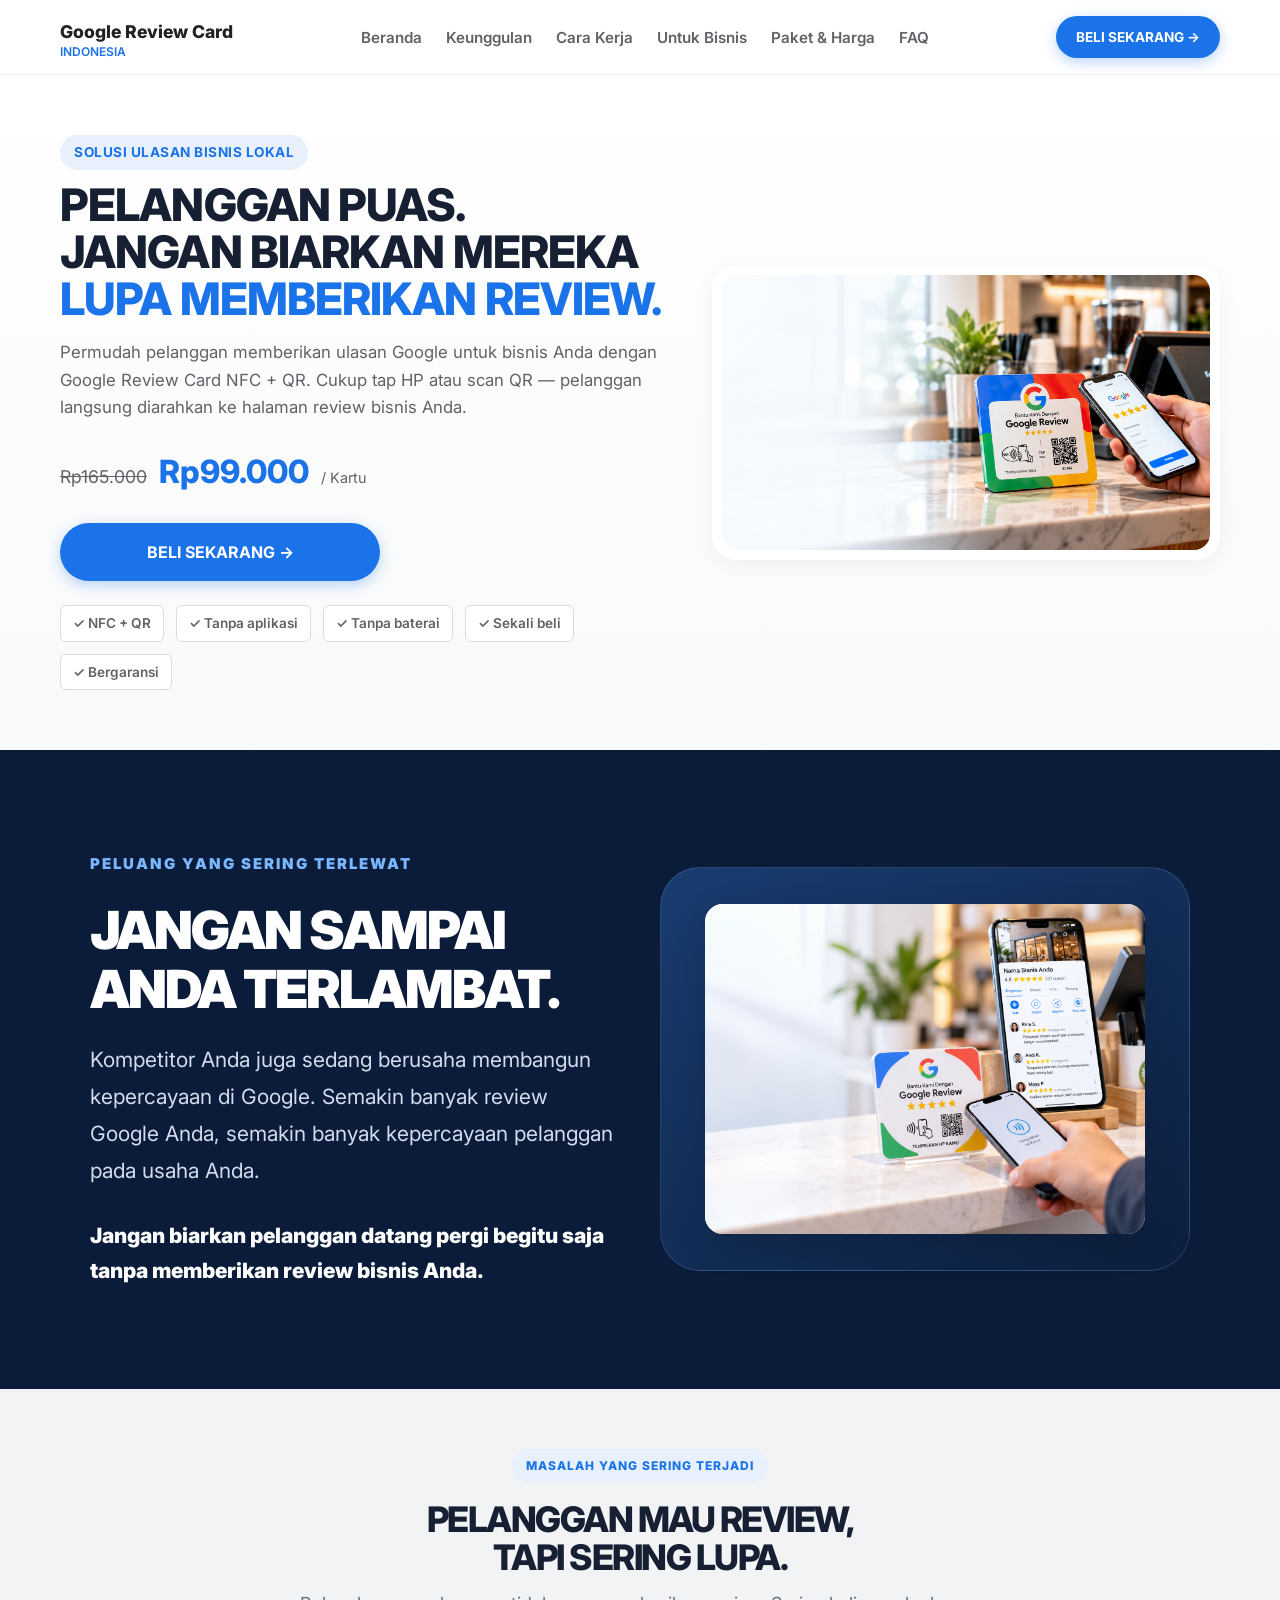
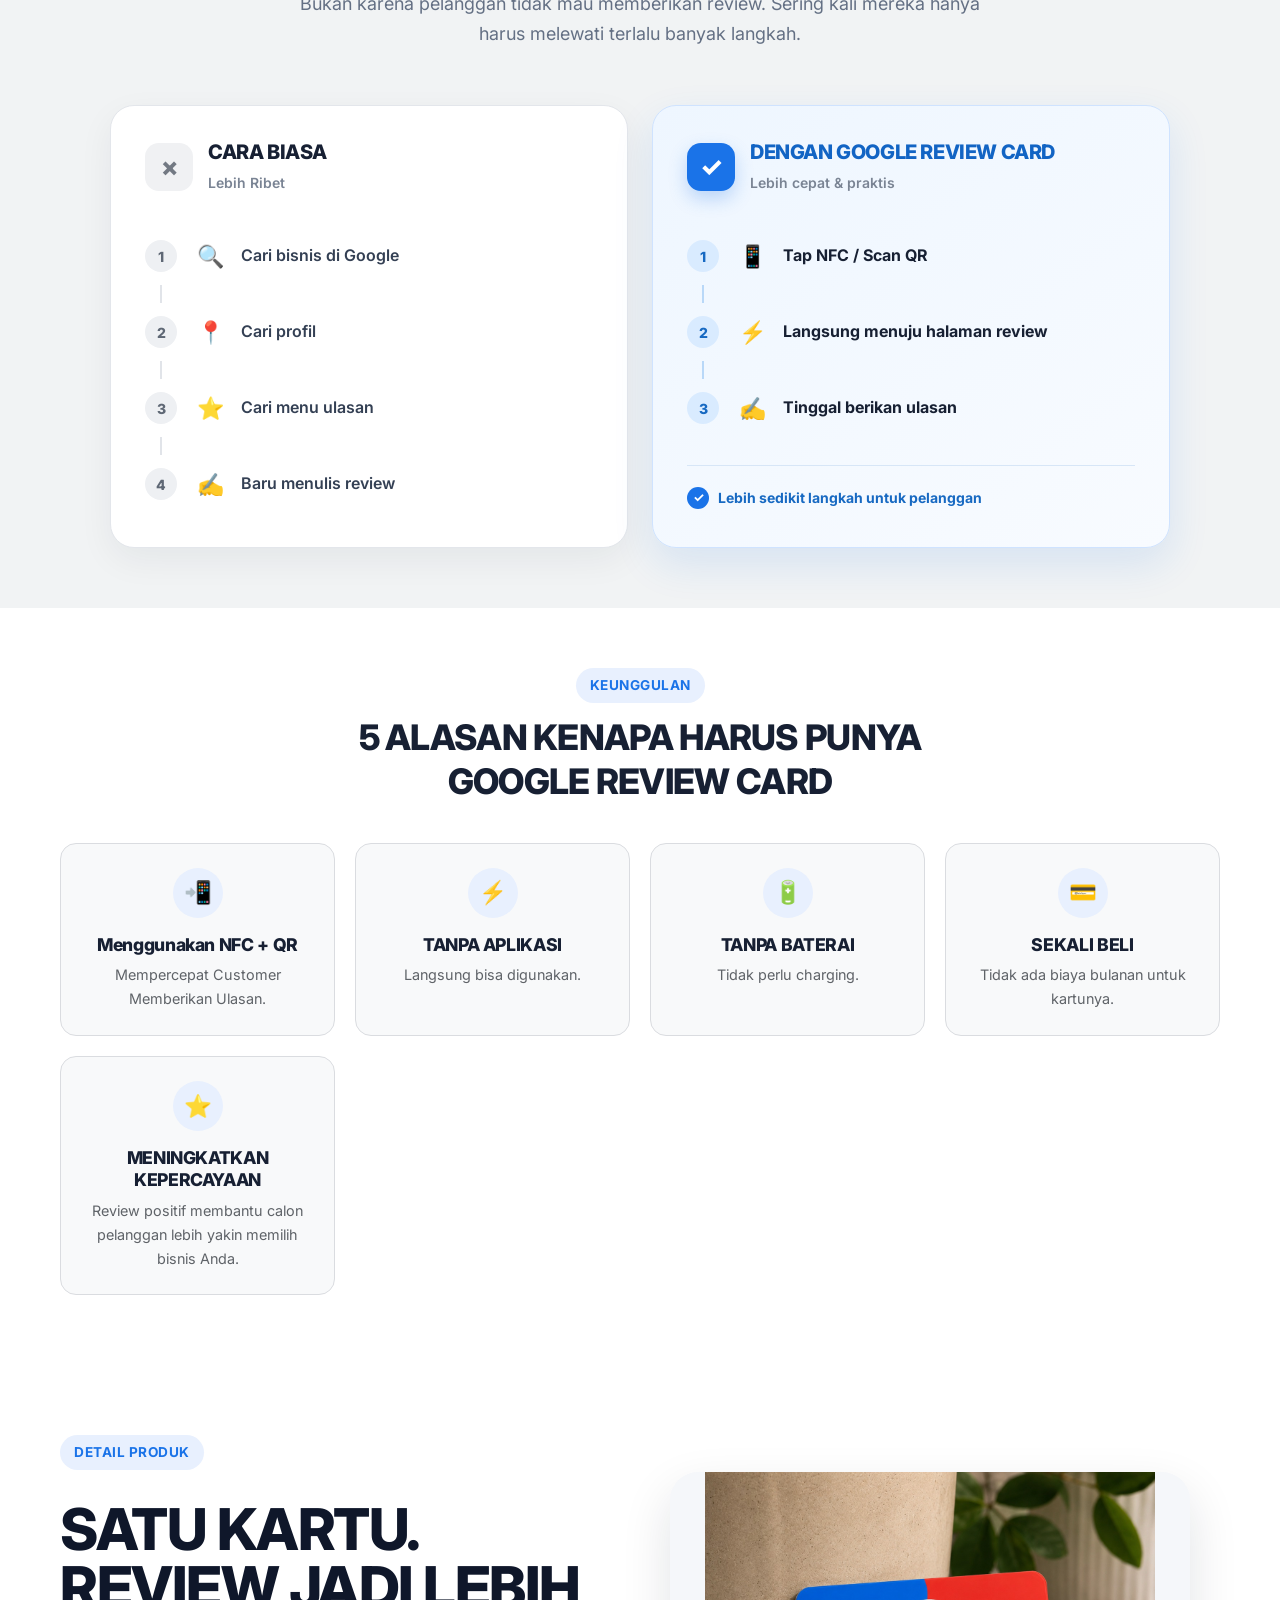
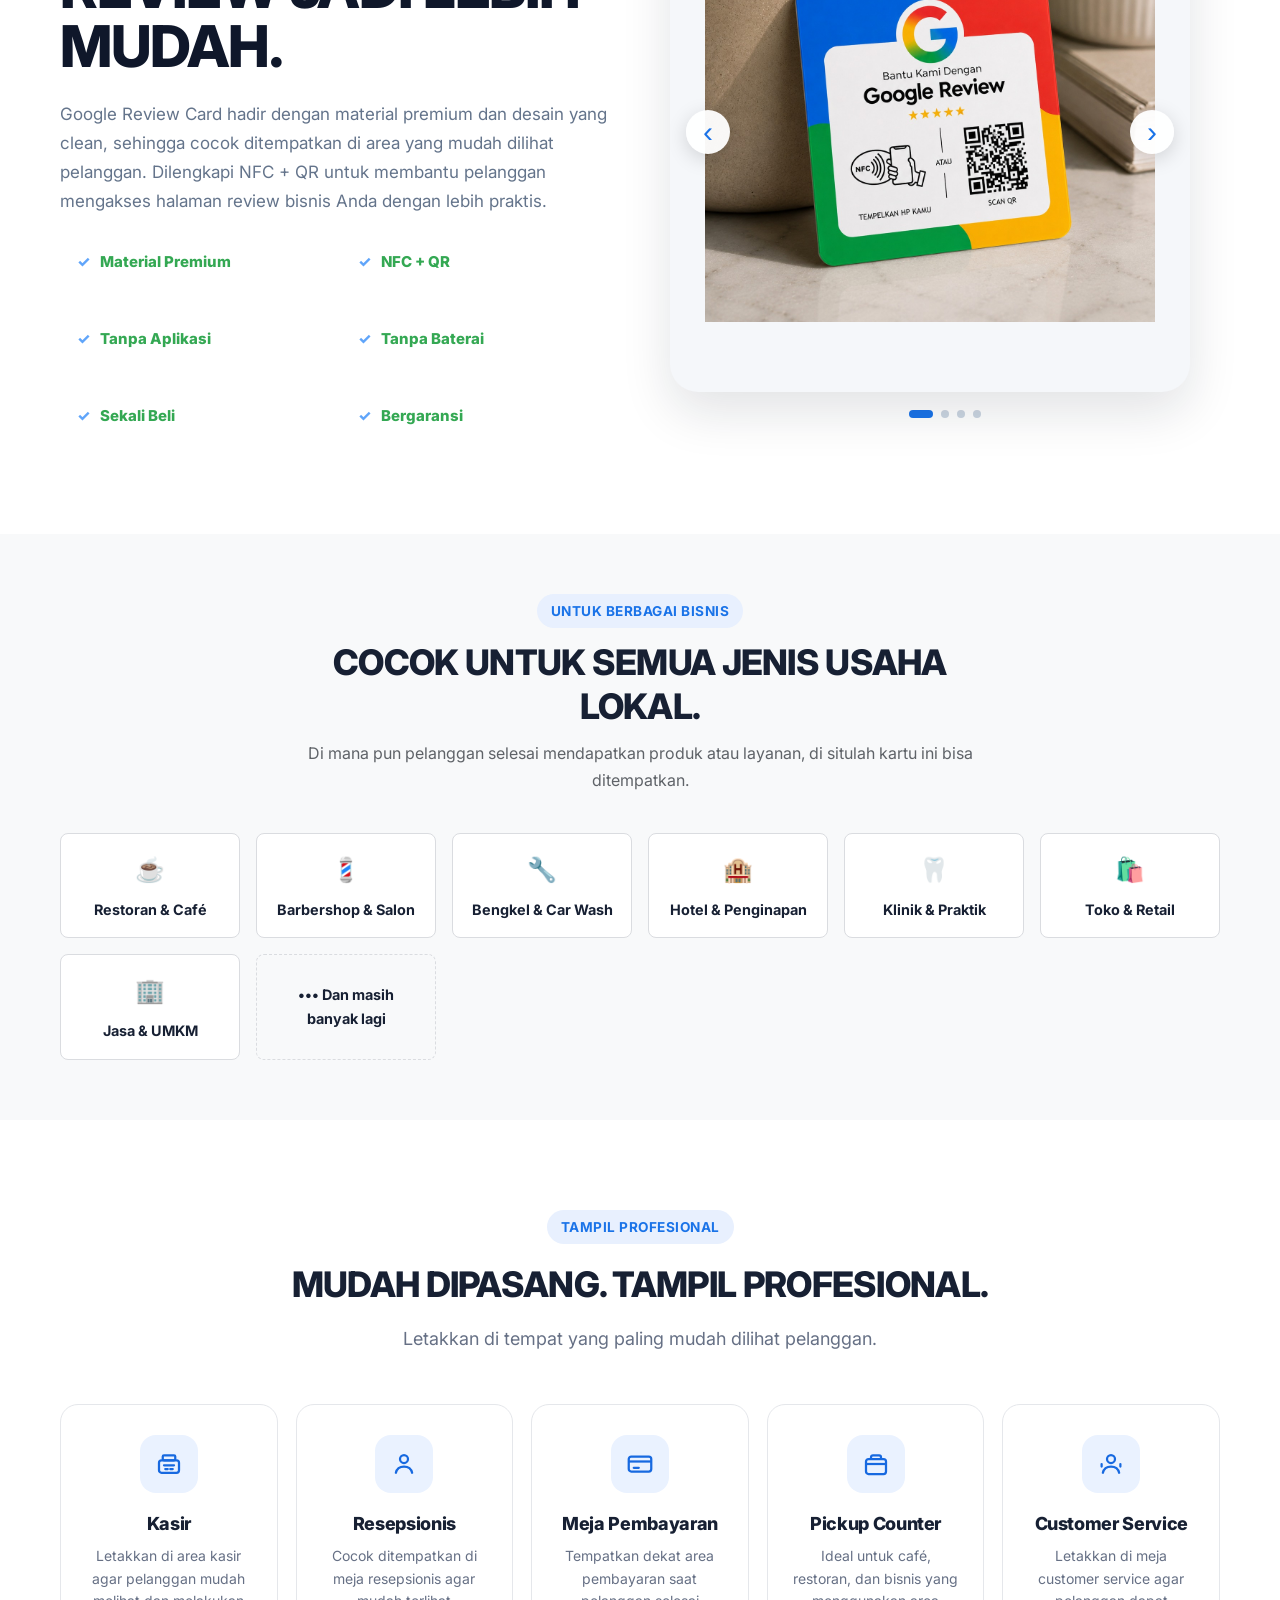
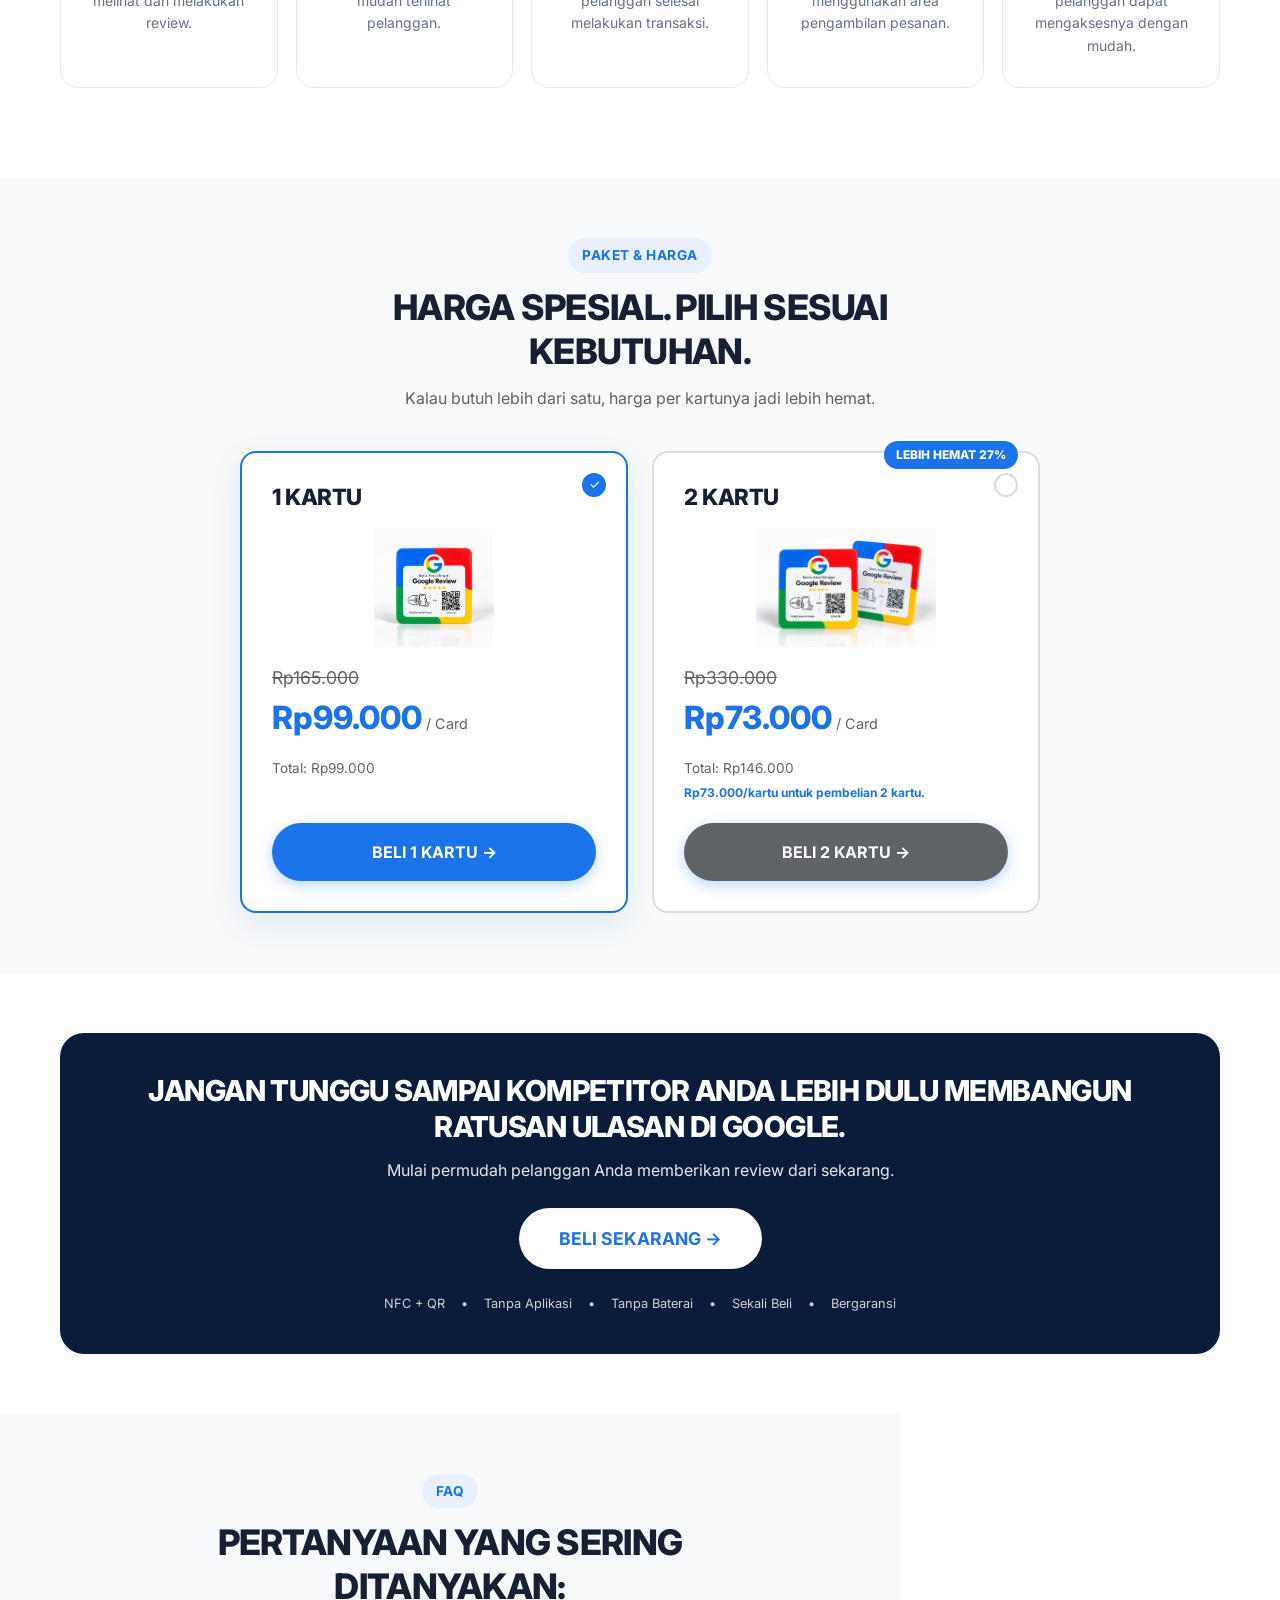
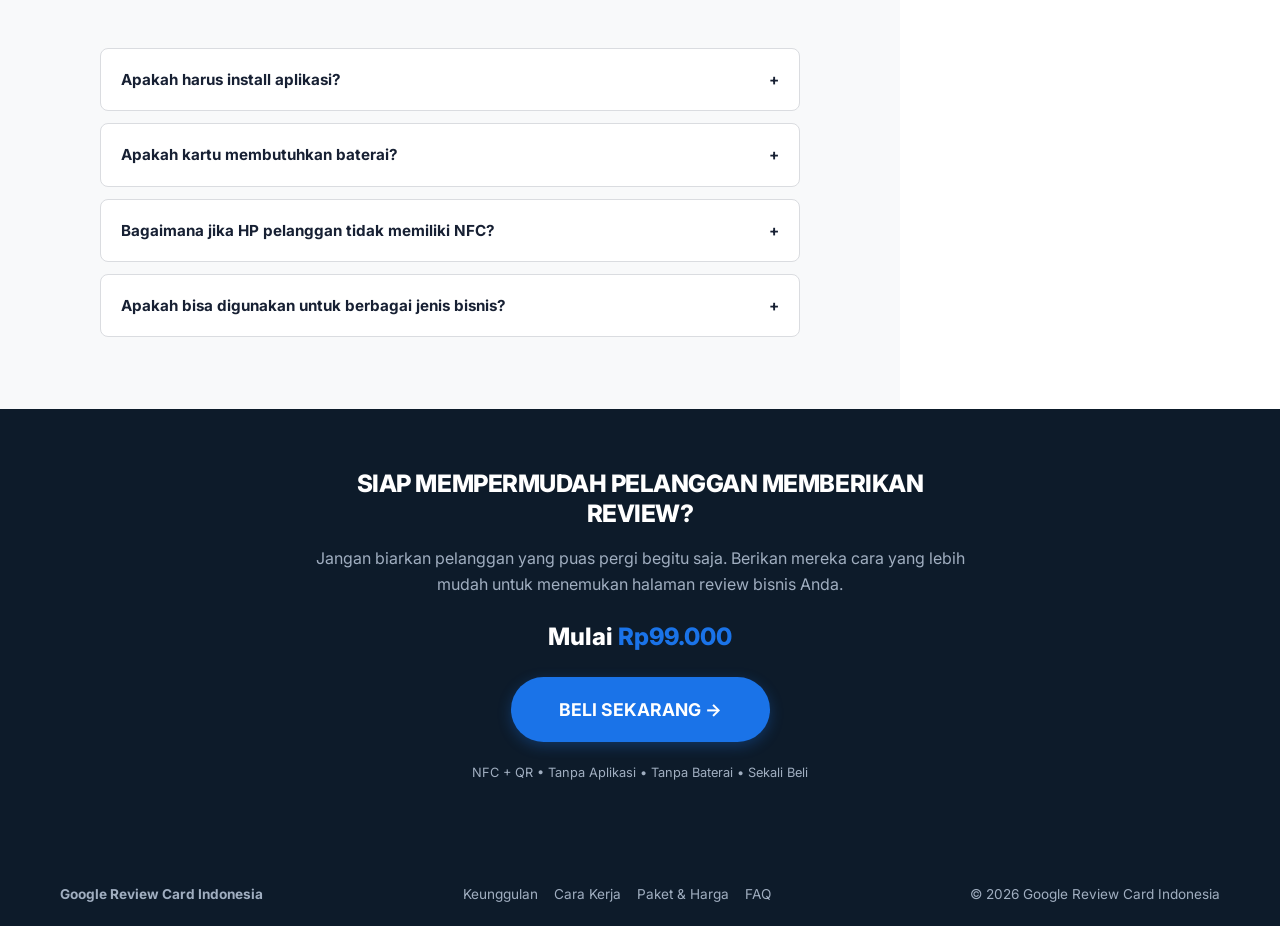
<file: index.html>
<!DOCTYPE html>
<html lang="id">
<head>
    <meta charset="UTF-8">
    <meta name="viewport" content="width=device-width, initial-scale=1.0">
    <title>Google Review Card Indonesia - Permudah Ulasan Pelanggan Bisnis Anda</title>
    <!-- Font Inter & Plus Jakarta Sans -->
    <link rel="preconnect" href="https://fonts.googleapis.com">
    <link rel="preconnect" href="https://fonts.gstatic.com" crossorigin>
    <link href="https://fonts.googleapis.com/css2?family=Plus+Jakarta+Sans:wght@400;500;600;700;800&family=Inter:wght@400;500;600;700&display=swap" rel="stylesheet">
    
    <link rel="stylesheet" href="style.css">
    
    <style>
        :root {
            --primary-blue: #1a73e8;
            --primary-blue-hover: #1557b0;
            --secondary-blue: #e8f0fe;
            --dark-navy: #0d1b2a;
            --accent-red: #ea4335;
            --accent-green: #34a853;
            --accent-yellow: #fbbc04;
            --text-dark: #202124;
            --text-muted: #5f6368;
            --bg-light: #f8f9fa;
            --bg-white: #ffffff;
            --border-color: #dadce0;
            --radius-sm: 8px;
            --radius-md: 16px;
            --radius-lg: 24px;
            --shadow-soft: 0 4px 20px rgba(0, 0, 0, 0.05);
            --shadow-hover: 0 10px 30px rgba(26, 115, 232, 0.12);
            --container-max: 1200px;
        }

        * {
            margin: 0;
            padding: 0;
            box-sizing: border-box;
        }

        html {
            scroll-behavior: smooth;
            font-family: 'Plus Jakarta Sans', 'Inter', sans-serif;
            color: var(--text-dark);
            background-color: var(--bg-white);
            line-height: 1.6;
        }

        body {
            overflow-x: hidden;
             /* Space for mobile sticky CTA */
        }

        @media (min-width: 769px) {
            body {
                padding-bottom: 0;
            }
        }

        a {
            text-decoration: none;
            color: inherit;
        }

        ul {
            list-style: none;
        }

        img {
            max-width: 100%;
            height: auto;
            display: block;
        }

        .container {
            width: 100%;
            max-width: var(--container-max);
            margin: 0 auto;
            padding: 0 20px;
        }

        /* TYPOGRAPHY & HIGHLIGHTS */
        h1, h2, h3, h4 {
            font-weight: 800;
            line-height: 1.25;
            letter-spacing: -0.02em;
        }

        .highlight-blue {
            color: var(--primary-blue);
        }

        .badge-tag {
            display: inline-block;
            padding: 6px 14px;
            background-color: var(--secondary-blue);
            color: var(--primary-blue);
            font-weight: 700;
            font-size: 0.85rem;
            border-radius: 50px;
            margin-bottom: 12px;
            text-transform: uppercase;
            letter-spacing: 0.5px;
        }

        /* BUTTONS */
        .btn {
            display: inline-flex;
            align-items: center;
            justify-content: center;
            padding: 16px 32px;
            font-size: 1rem;
            font-weight: 700;
            border-radius: 50px;
            cursor: pointer;
            transition: all 0.3s ease;
            border: none;
            text-align: center;
        }

        .btn-primary {
            background-color: var(--primary-blue);
            color: #ffffff;
            box-shadow: 0 4px 14px rgba(26, 115, 232, 0.3);
        }

        .btn-primary:hover {
            background-color: var(--primary-blue-hover);
            transform: translateY(-2px);
            box-shadow: 0 6px 20px rgba(26, 115, 232, 0.4);
        }

        .btn-full {
            width: 100%;
        }

        /* NAVBAR */
        .navbar {
            position: sticky;
            top: 0;
            background-color: rgba(255, 255, 255, 0.95);
            backdrop-filter: blur(10px);
            z-index: 1000;
            border-bottom: 1px solid rgba(0,0,0,0.05);
            padding: 16px 0;
        }

        .nav-container {
            display: flex;
            align-items: center;
            justify-content: space-between;
        }

        .brand-logo {
            display: flex;
            align-items: center;
            gap: 10px;
            font-weight: 800;
            font-size: 1.1rem;
            color: var(--text-dark);
        }

        .brand-logo span {
            font-size: 0.75rem;
            color: var(--primary-blue);
            display: block;
            font-weight: 600;
            line-height: 1;
        }

        .nav-links {
            display: flex;
            gap: 24px;
            align-items: center;
        }

        .nav-links a {
            font-size: 0.95rem;
            font-weight: 600;
            color: var(--text-muted);
            transition: color 0.2s;
        }

        .nav-links a:hover {
            color: var(--primary-blue);
        }

        .hamburger {
            display: none;
            cursor: pointer;
            flex-direction: column;
            gap: 5px;
        }

        .hamburger span {
            width: 25px;
            height: 3px;
            background-color: var(--text-dark);
            border-radius: 2px;
        }

        /* HERO SECTION */
        .hero-section {
            padding: 60px 0;
            background: linear-gradient(180deg, #ffffff 0%, var(--bg-light) 100%);
        }

       .hero-grid {
    display: grid;
    grid-template-columns: 1fr;
    gap: 30px;
    align-items: center;
}

@media (min-width: 992px) {
    .hero-grid {
        grid-template-columns: 1.1fr 0.9fr;
    }
}

        .hero-content h1 {
    font-size: 2.2rem;
    line-height: 1.05;
    margin-bottom: 16px;
    text-transform: uppercase;
}

        @media (min-width: 768px) {
            .hero-content h1 {
                font-size: 2.8rem;
            }
        }

        .hero-subtitle {
            font-size: 1.05rem;
            color: var(--text-muted);
            margin-bottom: 24px;
        }

        .hero-pricing {
            display: flex;
            align-items: baseline;
            gap: 12px;
            margin-bottom: 24px;
        }

        .price-old {
            text-decoration: line-through;
            color: var(--text-muted);
            font-size: 1.1rem;
        }

        .price-new {
            font-size: 2rem;
            font-weight: 800;
            color: var(--primary-blue);
        }

        .price-unit {
            font-size: 0.9rem;
            color: var(--text-muted);
        }

        .hero-features {
            display: flex;
            flex-wrap: wrap;
            gap: 12px;
            margin-top: 24px;
        }

        .feature-tag {
            font-size: 0.85rem;
            font-weight: 600;
            color: var(--text-muted);
            background: #fff;
            padding: 6px 12px;
            border-radius: 6px;
            border: 1px solid var(--border-color);
        }

        .hero-visual {
            position: relative;
            border-radius: var(--radius-lg);
            overflow: hidden;
            box-shadow: var(--shadow-soft);
            background: #fff;
            padding: 10px;
        }

        .hero-visual img {
            border-radius: var(--radius-md);
            width: 100%;
            object-fit: cover;
        }
        
      /* =================================
   HERO MOBILE - FIX FINAL
   ================================= */

@media screen and (max-width: 767px) {

    .hero-section {
        padding: 35px 20px 50px !important;
        overflow: hidden !important;
        box-sizing: border-box !important;
    }

    .hero-section .container.hero-grid {
        display: flex !important;
        flex-direction: column !important;
        width: 100% !important;
        max-width: 100% !important;
        padding: 0 !important;
        margin: 0 !important;
        gap: 30px !important;
        box-sizing: border-box !important;
    }

    .hero-section .hero-content {
        width: 100% !important;
        max-width: 100% !important;
        min-width: 0 !important;
        box-sizing: border-box !important;
        order: 1 !important;
    }

    .hero-section .hero-content h1 {
        width: 100% !important;
        max-width: 100% !important;
        font-size: 2.6rem !important;
        line-height: 1.05 !important;
        letter-spacing: -1.5px !important;
        margin: 0 0 20px 0 !important;
        box-sizing: border-box !important;
    }

    .hero-section .hero-subtitle {
        width: 100% !important;
        max-width: 100% !important;
        font-size: 1rem !important;
        line-height: 1.6 !important;
        margin-bottom: 20px !important;
        box-sizing: border-box !important;
    }

    .hero-section .hero-pricing {
        width: 100% !important;
        box-sizing: border-box !important;
    }

    .hero-section .hero-features {
        width: 100% !important;
        box-sizing: border-box !important;
    }

    .hero-section .hero-visual {
        position: relative !important;
        display: block !important;
        width: 100% !important;
        max-width: 100% !important;
        min-width: 0 !important;
        margin: 0 !important;
        padding: 8px !important;
        order: 2 !important;
        box-sizing: border-box !important;
    }

    .hero-section .hero-visual img {
        display: block !important;
        width: 100% !important;
        max-width: 100% !important;
        height: auto !important;
        margin: 0 auto !important;
        object-fit: contain !important;
    }

}
        /* URGENCY SECTION */
        .urgency-section {
    padding: 60px 0;
    background-color: #0b1b3a;
}

        .urgency-card {
            background-color: var(--bg-light);
            border-radius: var(--radius-lg);
            padding: 40px 24px;
            border: 1px solid var(--border-color);
            display: grid;
            grid-template-columns: 1fr;
            gap: 30px;
            align-items: center;
        }

        @media (min-width: 768px) {
            .urgency-card {
                grid-template-columns: 1.2fr 0.8fr;
                padding: 50px;
            }
        }

        .urgency-highlight {
            background: rgba(26, 115, 232, 0.1);
            border-left: 4px solid var(--primary-blue);
            padding: 12px 16px;
            margin-top: 16px;
            font-weight: 700;
            color: var(--primary-blue);
            border-radius: 0 var(--radius-sm) var(--radius-sm) 0;
        }

        /* PROBLEM SECTION */
        .problem-section {
            padding: 60px 0;
            background-color: #f1f3f4;
        }

        .section-header {
            text-align: center;
            max-width: 700px;
            margin: 0 auto 40px auto;
        }

        .section-header h2 {
            font-size: 1.8rem;
            margin-bottom: 12px;
            text-transform: uppercase;
        }

        @media (min-width: 768px) {
            .section-header h2 {
                font-size: 2.2rem;
            }
        }

        .comparison-grid {
            display: grid;
            grid-template-columns: 1fr;
            gap: 24px;
        }

        @media (min-width: 768px) {
            .comparison-grid {
                grid-template-columns: 1fr 1fr;
            }
        }

        .comp-card {
            background: var(--bg-white);
            border-radius: var(--radius-md);
            padding: 30px;
            box-shadow: var(--shadow-soft);
        }

        .comp-card.old-way {
            border-top: 4px solid var(--text-muted);
        }

        .comp-card.new-way {
            border-top: 4px solid var(--primary-blue);
            background: #f0f7ff;
        }

        .comp-steps {
            margin-top: 20px;
        }

        .comp-step-item {
            display: flex;
            align-items: center;
            gap: 12px;
            margin-bottom: 12px;
            font-weight: 600;
        }

        .step-num {
            width: 28px;
            height: 28px;
            border-radius: 50%;
            background: var(--border-color);
            display: flex;
            align-items: center;
            justify-content: center;
            font-size: 0.85rem;
            font-weight: 700;
        }

        .new-way .step-num {
            background: var(--primary-blue);
            color: #fff;
        }

        /* FEATURES / KEUNGGULAN */
        .features-section {
            padding: 60px 0;
            background-color: var(--bg-white);
        }

        .features-grid {
            display: grid;
            grid-template-columns: repeat(auto-fit, minmax(220px, 1fr));
            gap: 20px;
        }

        .feature-card {
            background: var(--bg-light);
            border: 1px solid var(--border-color);
            border-radius: var(--radius-md);
            padding: 24px;
            text-align: center;
            transition: transform 0.3s, box-shadow 0.3s;
        }

        .feature-card:hover {
            transform: translateY(-5px);
            box-shadow: var(--shadow-hover);
            border-color: var(--primary-blue);
        }

        .feature-icon {
            width: 50px;
            height: 50px;
            border-radius: 50%;
            background: var(--secondary-blue);
            color: var(--primary-blue);
            display: flex;
            align-items: center;
            justify-content: center;
            margin: 0 auto 16px auto;
            font-size: 1.4rem;
            font-weight: bold;
        }

        .feature-card h3 {
            font-size: 1.1rem;
            margin-bottom: 8px;
        }

        .feature-card p {
            font-size: 0.9rem;
            color: var(--text-muted);
        }

        /* CARA KERJA */
        .how-section {
            padding: 60px 0;
            background-color: var(--bg-light);
        }

        .steps-grid {
            display: grid;
            grid-template-columns: repeat(auto-fit, minmax(240px, 1fr));
            gap: 20px;
        }

        .step-card {
            background: var(--bg-white);
            border-radius: var(--radius-md);
            overflow: hidden;
            box-shadow: var(--shadow-soft);
            display: flex;
            flex-direction: column;
        }

        .step-img {
            height: 180px;
            background: var(--border-color);
            overflow: hidden;
        }

        .step-img img {
            width: 100%;
            height: 100%;
            object-fit: cover;
        }

        .step-info {
            padding: 20px;
            flex-grow: 1;
        }

        .step-badge {
            font-size: 0.75rem;
            font-weight: 800;
            color: var(--primary-blue);
            margin-bottom: 4px;
            display: block;
        }

        .step-info h3 {
            font-size: 1.1rem;
            margin-bottom: 6px;
        }

        .step-info p {
            font-size: 0.85rem;
            color: var(--text-muted);
        }

        /* SHOWCASE & DETAILS */
        .showcase-section {
            padding: 60px 0;
            background-color: var(--bg-white);
        }

        .showcase-grid {
    display: grid;
    grid-template-columns: minmax(0, 1fr) minmax(0, 1fr);
    gap: 70px;
    align-items: center;
}

.showcase-content {
    min-width: 0;
}

.showcase-gallery {
    width: 100%;
    max-width: 560px;
    margin: 0 auto;
}

@media (max-width: 767px) {
    .showcase-grid {
        grid-template-columns: 1fr;
        gap: 35px;
    }

    .showcase-gallery {
        max-width: 100%;
    }
}
        .checklist-list {
            margin-top: 20px;
        }

        .checklist-item {
            display: flex;
            align-items: center;
            gap: 10px;
            margin-bottom: 10px;
            font-weight: 600;
        }

        .checklist-item span {
            color: var(--accent-green);
            font-weight: 800;
        }

        /* CATEGORIES / UNTUK BISNIS */
        .business-section {
            padding: 60px 0;
            background-color: var(--bg-light);
        }

        .categories-grid {
            display: grid;
            grid-template-columns: repeat(auto-fill, minmax(160px, 1fr));
            gap: 16px;
        }

        .category-card {
            background: var(--bg-white);
            border-radius: var(--radius-sm);
            padding: 16px;
            text-align: center;
            border: 1px solid var(--border-color);
            font-weight: 700;
            font-size: 0.9rem;
            display: flex;
            flex-direction: column;
            align-items: center;
            gap: 8px;
        }

        .category-card .icon {
            font-size: 1.5rem;
        }

    

        /* DARK DETAIL SECTION */
        .dark-section {
            padding: 60px 0;
            background-color: var(--dark-navy);
            color: #ffffff;
        }

        .dark-grid {
            display: grid;
            grid-template-columns: 1fr;
            gap: 40px;
            align-items: center;
        }

        @media (min-width: 768px) {
            .dark-grid {
                grid-template-columns: 1fr 1fr;
            }
        }

        .dark-p {
            color: #a0aec0;
            margin: 16px 0;
        }

        .specs-pills {
            display: flex;
            gap: 12px;
            flex-wrap: wrap;
            margin-top: 20px;
        }

        .pill {
            background: rgba(255,255,255,0.1);
            padding: 8px 16px;
            border-radius: 50px;
            font-size: 0.85rem;
            font-weight: 600;
            border: 1px solid rgba(255,255,255,0.2);
        }

        /* PRICING */
        .pricing-section {
            padding: 60px 0;
            background-color: var(--bg-light);
        }

        .pricing-grid {
            display: grid;
            grid-template-columns: 1fr;
            gap: 24px;
            max-width: 800px;
            margin: 0 auto;
        }

        @media (min-width: 768px) {
            .pricing-grid {
                grid-template-columns: 1fr 1fr;
            }
        }

        .pricing-card {
            background: var(--bg-white);
            border: 2px solid var(--border-color);
            border-radius: var(--radius-md);
            padding: 30px;
            position: relative;
            cursor: pointer;
            transition: all 0.3s ease;
            display: flex;
            flex-direction: column;
            justify-content: space-between;
        }

        .pricing-card.selected {
            border-color: var(--primary-blue);
            box-shadow: var(--shadow-hover);
        }

        .pricing-badge {
            position: absolute;
            top: -12px;
            right: 20px;
            background: var(--primary-blue);
            color: #fff;
            padding: 4px 12px;
            font-size: 0.75rem;
            font-weight: 800;
            border-radius: 50px;
            text-transform: uppercase;
        }

        .select-check {
            position: absolute;
            top: 20px;
            right: 20px;
            width: 24px;
            height: 24px;
            border-radius: 50%;
            border: 2px solid var(--border-color);
            display: flex;
            align-items: center;
            justify-content: center;
            font-size: 0.8rem;
            color: transparent;
        }

        .pricing-card.selected .select-check {
            background: var(--primary-blue);
            border-color: var(--primary-blue);
            color: #fff;
        }

        .pricing-title {
            font-size: 1.4rem;
            margin-bottom: 8px;
        }

        .pricing-image {
            height: 120px;
            margin: 16px 0;
            display: flex;
            align-items: center;
            justify-content: center;
        }

        .pricing-image img {
            max-height: 100%;
            object-fit: contain;
        }

        /* CTA BANNER & FINAL CTA */
        .cta-banner-section {
            padding: 60px 0;
            background-color: var(--bg-white);
        }

        .cta-box {
            background: linear-gradient(135deg, #1a73e8 0%, #1557b0 100%);
            color: #fff;
            border-radius: var(--radius-lg);
            padding: 40px 20px;
            text-align: center;
        }

        .cta-box h2 {
            font-size: 1.8rem;
            margin-bottom: 12px;
        }

        .cta-box p {
            margin-bottom: 24px;
            opacity: 0.9;
        }

        .cta-box .btn {
            background-color: #ffffff;
            color: var(--primary-blue);
        }

        .cta-box .btn:hover {
            background-color: var(--bg-light);
        }

        /* FAQ */
        .faq-section {
            padding: 60px 0;
            background-color: var(--bg-light);
        }

        .accordion {
            max-width: 700px;
            margin: 0 auto;
        }

        .accordion-item {
            background: var(--bg-white);
            border-radius: var(--radius-sm);
            margin-bottom: 12px;
            border: 1px solid var(--border-color);
            overflow: hidden;
        }

        .accordion-header {
            padding: 18px 20px;
            font-weight: 700;
            cursor: pointer;
            display: flex;
            justify-content: space-between;
            align-items: center;
            font-size: 0.95rem;
        }

        .accordion-content {
            padding: 0 20px;
            max-height: 0;
            overflow: hidden;
            transition: max-height 0.3s ease, padding 0.3s ease;
            color: var(--text-muted);
            font-size: 0.9rem;
        }

        .accordion-item.active .accordion-content {
            padding: 0 20px 18px 20px;
            max-height: 200px;
        }

        .accordion-icon {
            font-weight: bold;
            transition: transform 0.3s;
        }

        .accordion-item.active .accordion-icon {
            transform: rotate(45deg);
        }

        /* FOOTER */
        footer {
            background-color: var(--dark-navy);
            color: #a0aec0;
            padding: 40px 0 20px 0;
            font-size: 0.85rem;
        }

        .footer-container {
            display: flex;
            flex-direction: column;
            gap: 20px;
            align-items: center;
            text-align: center;
        }

        @media (min-width: 768px) {
            .footer-container {
                flex-direction: row;
                justify-content: space-between;
                text-align: left;
            }
        }

        .footer-links {
            display: flex;
            gap: 16px;
            flex-wrap: wrap;
        }

        .footer-links a {
            color: #a0aec0;
        }

        .footer-links a:hover {
            color: #fff;
        }

        /* MOBILE STICKY CTA */
        .mobile-sticky-cta {
            position: fixed;
            bottom: 0;
            left: 0;
            right: 0;
            background: #ffffff;
            border-top: 1px solid var(--border-color);
            padding: 10px 16px;
            z-index: 999;
            box-shadow: 0 -4px 10px rgba(0,0,0,0.05);
            display: block;
        }

        @media (min-width: 769px) {
            .mobile-sticky-cta {
                display: none;
            }

            .hamburger {
                display: none;
            }
        }

        @media (max-width: 768px) {
            .nav-links {
                display: none;
                position: absolute;
                top: 100%;
                left: 0;
                right: 0;
                background: #fff;
                flex-direction: column;
                padding: 20px;
                border-bottom: 1px solid var(--border-color);
                box-shadow: var(--shadow-soft);
            }

            .nav-links.active {
                display: flex;
            }

            .hamburger {
                display: flex;
            }

            .desktop-nav-btn {
                display: none;
            }
        }
    </style>
     <!-- Meta Pixel Code -->
    <script>
    !function(f,b,e,v,n,t,s)
    {if(f.fbq)return;n=f.fbq=function(){n.callMethod?
    n.callMethod.apply(n,arguments):n.queue.push(arguments)};
    if(!f._fbq)f._fbq=n;
    n.push=n;
    n.loaded=!0;
    n.version='2.0';
    n.queue=[];
    t=b.createElement(e);
    t.async=!0;
    t.src=v;
    s=b.getElementsByTagName(e)[0];
    s.parentNode.insertBefore(t,s)
    }(window, document,'script',
    'https://connect.facebook.net/en_US/fbevents.js');

    fbq('init', '1520354859718595');
    fbq('track', 'PageView');
    </script>
    <noscript>
    <img height="1" width="1" style="display:none"
    src="https://www.facebook.com/tr?id=1520354859718595&ev=PageView&noscript=1"/>
    </noscript>
    <!-- End Meta Pixel Code -->
</head>
<body>

    <!-- NAVBAR -->
    <nav class="navbar">
        <div class="container nav-container">
            <a href="#" class="brand-logo">
                <div>
                    Google Review Card
                    <span>INDONESIA</span>
                </div>
            </a>
            <ul class="nav-links" id="navLinks">
                <li><a href="#">Beranda</a></li>
                <li><a href="#keunggulan">Keunggulan</a></li>
                <li><a href="#cara-kerja">Cara Kerja</a></li>
                <li><a href="#untuk-bisnis">Untuk Bisnis</a></li>
                <li><a href="#harga">Paket & Harga</a></li>
                <li><a href="#faq">FAQ</a></li>
            </ul>
            <a href="#checkout" class="btn btn-primary desktop-nav-btn" style="padding: 10px 20px; font-size: 0.85rem;">BELI SEKARANG →</a>
            <div class="hamburger" id="hamburger">
                <span></span>
                <span></span>
                <span></span>
            </div>
        </div>
    </nav>

    <!-- HERO SECTION -->
    <section class="hero-section">
        <div class="container hero-grid">
            <div class="hero-content">
                <span class="badge-tag">Solusi Ulasan Bisnis Lokal</span>
                <h1>PELANGGAN PUAS.<br>JANGAN BIARKAN MEREKA <span class="highlight-blue">LUPA MEMBERIKAN REVIEW.</span></h1>
                <p class="hero-subtitle">Permudah pelanggan memberikan ulasan Google untuk bisnis Anda dengan Google Review Card NFC + QR. Cukup tap HP atau scan QR — pelanggan langsung diarahkan ke halaman review bisnis Anda.</p>
                
                <div class="hero-pricing">
                    <span class="price-old">Rp165.000</span>
                    <span class="price-new">Rp99.000</span>
                    <span class="price-unit">/ Kartu</span>
                </div>

<a href="https://elzan531.form.id/nfc-google-review"
   class="btn btn-primary btn-full"
   target="_blank"
   rel="noopener noreferrer"
   style="max-width: 320px;">
    BELI SEKARANG →
</a>


                <div class="hero-features">
                    <span class="feature-tag">✓ NFC + QR</span>
                    <span class="feature-tag">✓ Tanpa aplikasi</span>
                    <span class="feature-tag">✓ Tanpa baterai</span>
                    <span class="feature-tag">✓ Sekali beli</span>
                    <span class="feature-tag">✓ Bergaransi</span>
                </div>
            </div>
            <div class="hero-visual">
                <img src="assets/01-HERO.png" alt="Google Review Card NFC QR di meja kasir" loading="eager">
            </div>
        </div>
    </section>

    <!-- URGENCY SECTION -->
<section class="urgency-section">
    <div class="urgency-container">

        <!-- KOLOM KIRI -->
        <div class="urgency-content">
            <span class="urgency-label">
                PELUANG YANG SERING TERLEWAT
            </span>

            <h2>JANGAN SAMPAI ANDA TERLAMBAT.</h2>

            <p class="urgency-description">
                Kompetitor Anda juga sedang berusaha membangun
                kepercayaan di Google. Semakin banyak review Google Anda,
                semakin banyak kepercayaan pelanggan pada usaha Anda.
            </p>

            <p class="urgency-message">
                Jangan biarkan pelanggan datang pergi begitu saja
                tanpa memberikan review bisnis Anda.
            </p>
        </div>

        <!-- KOLOM KANAN -->
        <div class="urgency-visual">
    <div class="review-preview-image">
        <img
            src="assets/inter-nfc.png"
            alt="Google Review Card NFC dan QR untuk memudahkan pelanggan memberikan ulasan di Google"
            loading="lazy"
        >
    </div>
</div>
    </div>
</section>
    
    <!-- PROBLEM SECTION -->
<section class="problem-section">
    <div class="container">

        <div class="section-header">
            <span class="badge-tag">MASALAH YANG SERING TERJADI</span>

            <h2>
                PELANGGAN MAU REVIEW,<br>
                TAPI SERING LUPA.
            </h2>

            <p>
                Bukan karena pelanggan tidak mau memberikan review.
                Sering kali mereka hanya harus melewati terlalu banyak langkah.
            </p>
        </div>

        <!-- COMPARISON -->
        <div class="review-comparison">

            <!-- CARA BIASA -->
            <div class="comparison-card comparison-old">

                <div class="comparison-header">
                    <div class="comparison-icon old-icon">×</div>

                    <div>
                        <h3>CARA BIASA</h3>
                        <span>Lebih Ribet</span>
                    </div>
                </div>

                <div class="comparison-steps">

                    <div class="comparison-step">
                        <div class="step-number">1</div>
                        <div class="step-icon">🔍</div>
                        <div class="step-text">
                            Cari bisnis di Google
                        </div>
                    </div>

                    <div class="step-line"></div>

                    <div class="comparison-step">
                        <div class="step-number">2</div>
                        <div class="step-icon">📍</div>
                        <div class="step-text">
                            Cari profil
                        </div>
                    </div>

                    <div class="step-line"></div>

                    <div class="comparison-step">
                        <div class="step-number">3</div>
                        <div class="step-icon">⭐</div>
                        <div class="step-text">
                            Cari menu ulasan
                        </div>
                    </div>

                    <div class="step-line"></div>

                    <div class="comparison-step">
                        <div class="step-number">4</div>
                        <div class="step-icon">✍️</div>
                        <div class="step-text">
                            Baru menulis review
                        </div>
                    </div>

                </div>
            </div>


            <!-- DENGAN GOOGLE REVIEW CARD -->
        
<div id="cara-kerja" class="comparison-card comparison-new">

                <div class="comparison-header">
                    <div class="comparison-icon new-icon">✓</div>

                    <div>
                        <h3>DENGAN GOOGLE REVIEW CARD</h3>
                        <span>Lebih cepat & praktis</span>
                    </div>
                </div>

                <div class="comparison-steps">

                    <div class="comparison-step highlight-step">
                        <div class="step-number">1</div>
                        <div class="step-icon">📱</div>
                        <div class="step-text">
                            <strong>Tap NFC / Scan QR</strong>
                        </div>
                    </div>

                    <div class="step-line"></div>

                    <div class="comparison-step highlight-step">
                        <div class="step-number">2</div>
                        <div class="step-icon">⚡</div>
                        <div class="step-text">
                            <strong>Langsung menuju halaman review</strong>
                        </div>
                    </div>

                    <div class="step-line"></div>

                    <div class="comparison-step highlight-step">
                        <div class="step-number">3</div>
                        <div class="step-icon">✍️</div>
                        <div class="step-text">
                            <strong>Tinggal berikan ulasan</strong>
                        </div>
                    </div>

                </div>

                <div class="comparison-bottom">
                    <span>✓</span>
                    Lebih sedikit langkah untuk pelanggan
                </div>

            </div>

        </div>

    </div>
</section>

   <!-- KEUNGGULAN -->
<section class="features-section" id="keunggulan">
    <div class="container">
        <div class="section-header">
            <span class="badge-tag">Keunggulan</span>
            <h2>5 ALASAN KENAPA HARUS PUNYA GOOGLE REVIEW CARD</h2>
        </div>

        <div class="features-grid">

            <div class="feature-card">
                <div class="feature-icon">📲</div>
                <h3>Menggunakan NFC + QR</h3>
                <p>Mempercepat Customer Memberikan Ulasan.</p>
            </div>

            <div class="feature-card">
                <div class="feature-icon">⚡</div>
                <h3>TANPA APLIKASI</h3>
                <p>Langsung bisa digunakan.</p>
            </div>

            <div class="feature-card">
                <div class="feature-icon">🔋</div>
                <h3>TANPA BATERAI</h3>
                <p>Tidak perlu charging.</p>
            </div>

            <div class="feature-card">
                <div class="feature-icon">💳</div>
                <h3>SEKALI BELI</h3>
                <p>Tidak ada biaya bulanan untuk kartunya.</p>
            </div>

             <div class="feature-card">
                <div class="feature-icon">⭐</div>
                <h3>MENINGKATKAN KEPERCAYAAN</h3>
                <p>Review positif membantu calon pelanggan
        lebih yakin memilih bisnis Anda.</p>
            </div>
            
            

        </div>
    </div>
</section>


   <!-- PRODUCT SHOWCASE -->
<section class="showcase-section">

    <div class="container showcase-grid">

        <!-- KOLOM KIRI -->
        <div class="showcase-content">

            <span class="badge-tag">
                DETAIL PRODUK
            </span>

            <h2>
                SATU KARTU.<br>
                REVIEW JADI LEBIH MUDAH.
            </h2>

            <p class="showcase-description">
                Google Review Card hadir dengan material premium dan desain
                yang clean, sehingga cocok ditempatkan di area yang mudah
                dilihat pelanggan. Dilengkapi NFC + QR untuk membantu
                pelanggan mengakses halaman review bisnis Anda dengan
                lebih praktis.
            </p>

            <div class="checklist-list">

                <div class="checklist-item">
                    <span>✓</span>
                    <span>Material Premium</span>
                </div>

                <div class="checklist-item">
                    <span>✓</span>
                    <span>NFC + QR</span>
                </div>

                <div class="checklist-item">
                    <span>✓</span>
                    <span>Tanpa Aplikasi</span>
                </div>

                <div class="checklist-item">
                    <span>✓</span>
                    <span>Tanpa Baterai</span>
                </div>

                <div class="checklist-item">
                    <span>✓</span>
                    <span>Sekali Beli</span>
                </div>

                <div class="checklist-item">
                    <span>✓</span>
                    <span>Bergaransi</span>
                </div>

            </div>

        </div>


        <!-- KOLOM KANAN / FOTO PRODUK -->
        <div class="showcase-gallery">

            <div class="showcase-image">

                <img
                    src="assets/p-1.jpeg"
                    alt="Google Review Card Indonesia"
                    class="showcase-slide active"
                >

                <img
                    src="assets/p-2.jpeg"
                    alt="Detail Google Review Card Indonesia"
                    class="showcase-slide"
                >

                <img
                    src="assets/p-3.jpeg"
                    alt="Google Review Card dengan smartphone"
                    class="showcase-slide"
                >

                <img
                    src="assets/p-4.jpeg"
                    alt="Google Review Card NFC dan QR"
                    class="showcase-slide"
                >

                <button
                    class="gallery-prev"
                    type="button"
                    aria-label="Foto sebelumnya"
                >
                    ‹
                </button>

                <button
                    class="gallery-next"
                    type="button"
                    aria-label="Foto berikutnya"
                >
                    ›
                </button>

            </div>

            <div class="showcase-dots">

                <button
                    class="showcase-dot active"
                    type="button"
                    aria-label="Foto 1"
                ></button>

                <button
                    class="showcase-dot"
                    type="button"
                    aria-label="Foto 2"
                ></button>

                <button
                    class="showcase-dot"
                    type="button"
                    aria-label="Foto 3"
                ></button>

                <button
                    class="showcase-dot"
                    type="button"
                    aria-label="Foto 4"
                ></button>

            </div>

        </div>

    </div>

</section>
    <!-- UNTUK BERBAGAI BISNIS -->
    <section class="business-section" id="untuk-bisnis">
        <div class="container">
            <div class="section-header">
                <span class="badge-tag">Untuk Berbagai Bisnis</span>
                <h2>COCOK UNTUK SEMUA JENIS USAHA LOKAL.</h2>
                <p style="color: var(--text-muted);">Di mana pun pelanggan selesai mendapatkan produk atau layanan, di situlah kartu ini bisa ditempatkan.</p>
            </div>

            <div class="categories-grid">
                <div class="category-card"><span class="icon">☕</span> Restoran & Café</div>
                <div class="category-card"><span class="icon">💈</span> Barbershop & Salon</div>
                <div class="category-card"><span class="icon">🔧</span> Bengkel & Car Wash</div>
                <div class="category-card"><span class="icon">🏨</span> Hotel & Penginapan</div>
                <div class="category-card"><span class="icon">🦷</span> Klinik & Praktik</div>
                <div class="category-card"><span class="icon">🛍️️</span> Toko & Retail</div>
                <div class="category-card"><span class="icon">🏢</span> Jasa & UMKM</div>
                <div class="category-card" style="justify-content: center; background: transparent; border: 1px dashed var(--border-color);">••• Dan masih banyak lagi</div>
            </div>
        </div>
    </section>

    <!-- TEMPAT PEMASANGAN -->
<section class="placement-section">
    <div class="container">

        <div class="section-header">
            <span class="badge-tag">TAMPIL PROFESIONAL</span>
            <h2>MUDAH DIPASANG. TAMPIL PROFESIONAL.</h2>
            <p>Letakkan di tempat yang paling mudah dilihat pelanggan.</p>
        </div>

        <div class="placement-grid">

            <!-- KASIR -->
            <div class="placement-card">
                <div class="placement-icon">
                    <svg viewBox="0 0 24 24" fill="none">
                        <rect x="4" y="9" width="16" height="10" rx="2"
                              stroke="currentColor" stroke-width="1.8"/>
                        <rect x="7" y="5" width="10" height="4" rx="1"
                              stroke="currentColor" stroke-width="1.8"/>
                        <path d="M8 13h8M9 16h2M13 16h2"
                              stroke="currentColor" stroke-width="1.8"
                              stroke-linecap="round"/>
                    </svg>
                </div>
                <h3>Kasir</h3>
                <p>Letakkan di area kasir agar pelanggan mudah melihat dan melakukan review.</p>
            </div>

            <!-- RESEPSIONIS -->
            <div class="placement-card">
                <div class="placement-icon">
                    <svg viewBox="0 0 24 24" fill="none">
                        <circle cx="12" cy="8" r="3.2"
                                stroke="currentColor" stroke-width="1.8"/>
                        <path d="M5.5 19c.7-3.2 3-5 6.5-5s5.8 1.8 6.5 5"
                              stroke="currentColor" stroke-width="1.8"
                              stroke-linecap="round"/>
                    </svg>
                </div>
                <h3>Resepsionis</h3>
                <p>Cocok ditempatkan di meja resepsionis agar mudah terlihat pelanggan.</p>
            </div>

            <!-- MEJA PEMBAYARAN -->
            <div class="placement-card">
                <div class="placement-icon">
                    <svg viewBox="0 0 24 24" fill="none">
                        <rect x="3" y="6" width="18" height="12" rx="2"
                              stroke="currentColor" stroke-width="1.8"/>
                        <path d="M3 10h18"
                              stroke="currentColor" stroke-width="1.8"/>
                        <path d="M7 15h4"
                              stroke="currentColor" stroke-width="1.8"
                              stroke-linecap="round"/>
                    </svg>
                </div>
                <h3>Meja Pembayaran</h3>
                <p>Tempatkan dekat area pembayaran saat pelanggan selesai melakukan transaksi.</p>
            </div>

            <!-- PICKUP COUNTER -->
            <div class="placement-card">
                <div class="placement-icon">
                    <svg viewBox="0 0 24 24" fill="none">
                        <rect x="4" y="8" width="16" height="12" rx="2"
                              stroke="currentColor" stroke-width="1.8"/>
                        <path d="M8 8V6.5C8 5.7 8.7 5 9.5 5h5c.8 0 1.5.7 1.5 1.5V8"
                              stroke="currentColor" stroke-width="1.8"/>
                        <path d="M4 12h16"
                              stroke="currentColor" stroke-width="1.8"/>
                    </svg>
                </div>
                <h3>Pickup Counter</h3>
                <p>Ideal untuk café, restoran, dan bisnis yang menggunakan area pengambilan pesanan.</p>
            </div>

            <!-- CUSTOMER SERVICE -->
            <div class="placement-card">
                <div class="placement-icon">
                    <svg viewBox="0 0 24 24" fill="none">
                        <circle cx="12" cy="8" r="3.2"
                                stroke="currentColor" stroke-width="1.8"/>
                        <path d="M5.5 19c.7-3.2 3-5 6.5-5s5.8 1.8 6.5 5"
                              stroke="currentColor" stroke-width="1.8"
                              stroke-linecap="round"/>
                        <path d="M4.5 12v2M19.5 12v2"
                              stroke="currentColor" stroke-width="1.8"
                              stroke-linecap="round"/>
                    </svg>
                </div>
                <h3>Customer Service</h3>
                <p>Letakkan di meja customer service agar pelanggan dapat mengaksesnya dengan mudah.</p>
            </div>

        </div>

    </div>
</section>

    

    <!-- PRICING SECTION -->
    <section class="pricing-section" id="harga">
        <div class="container">
            <div class="section-header">
                <span class="badge-tag">Paket & Harga</span>
                <h2>HARGA SPESIAL. PILIH SESUAI KEBUTUHAN.</h2>
                <p style="color: var(--text-muted);">Kalau butuh lebih dari satu, harga per kartunya jadi lebih hemat.</p>
            </div>

            <div class="pricing-grid">
                <!-- PAKET 1 -->
                <div class="pricing-card selected" id="card1" onclick="selectPackage(1)">
                    <div class="select-check">✓</div>
                    <div>
                        <h3 class="pricing-title">1 KARTU</h3>
                        <div class="pricing-image">
                            <img src="assets/1card.png" alt="1 Kartu Google Review" loading="lazy">
                        </div>
                        <div style="margin-bottom: 12px;">
                            <span class="price-old">Rp165.000</span><br>
                            <span class="price-new">Rp99.000</span> <span class="price-unit">/ Card</span>
                        </div>
                        <p style="font-size: 0.85rem; color: var(--text-muted);">Total: Rp99.000</p>
                    </div>
                    <a href="https://elzan531.form.id/nfc-google-review"
   class="btn btn-primary btn-full"
   id="btnPkg1"
   target="_blank"
   rel="noopener noreferrer"
   style="margin-top: 20px;">
    BELI 1 KARTU →
</a>
                </div>

                <!-- PAKET 2 -->
                <div class="pricing-card" id="card2" onclick="selectPackage(2)">
                    <div class="pricing-badge">LEBIH HEMAT 27%</div>
                    <div class="select-check">✓</div>
                    <div>
                        <h3 class="pricing-title">2 KARTU</h3>
                        <div class="pricing-image">
                            <img src="assets/2-kartu.png" alt="2 Kartu Google Review" loading="lazy">
                        </div>
                        <div style="margin-bottom: 12px;">
                            <span class="price-old">Rp330.000</span><br>
                            <span class="price-new">Rp73.000</span> <span class="price-unit">/ Card</span>
                        </div>
                        <p style="font-size: 0.85rem; color: var(--text-muted);">Total: Rp146.000</p>
                        <p style="font-size: 0.75rem; color: var(--primary-blue); font-weight: 700; margin-top: 4px;">Rp73.000/kartu untuk pembelian 2 kartu.</p>
                    </div>
                    <a href="https://elzan531.form.id/nfc-google-review"
   class="btn btn-primary btn-full"
   id="btnPkg2"
   target="_blank"
   rel="noopener noreferrer"
   style="margin-top: 20px; background-color: var(--text-muted);">
    BELI 2 KARTU →
</a>
                </div>
            </div>
        </div>
    </section>

    <!-- CTA URGENCY -->
    <section class="cta-banner-section" id="checkout">
        <div class="container">
            <div class="cta-box">
                <h2>JANGAN TUNGGU SAMPAI KOMPETITOR ANDA LEBIH DULU MEMBANGUN RATUSAN ULASAN DI GOOGLE.</h2>
                <p>Mulai permudah pelanggan Anda memberikan review dari sekarang.</p>
                <a href="https://elzan531.form.id/nfc-google-review"
   class="btn"
   target="_blank"
   rel="noopener noreferrer"
   style="padding: 16px 40px; font-size: 1.1rem;">
    BELI SEKARANG →
</a>
                
                <div style="display: flex; justify-content: center; gap: 16px; margin-top: 24px; font-size: 0.8rem; opacity: 0.8; flex-wrap: wrap;">
                    <span>NFC + QR</span> • <span>Tanpa Aplikasi</span> • <span>Tanpa Baterai</span> • <span>Sekali Beli</span> • <span>Bergaransi</span>
                </div>
            </div>
        </div>
    </section>

    <!-- FAQ -->
    <section class="faq-section" id="faq">
        <div class="container">
            <div class="section-header">
                <span class="badge-tag">FAQ</span>
                <h2>Pertanyaan Yang Sering Ditanyakan:</h2>
            </div>

            <div class="accordion">
                <div class="accordion-item">
                    <div class="accordion-header">
                        <span>Apakah harus install aplikasi?</span>
                        <span class="accordion-icon">+</span>
                    </div>
                    <div class="accordion-content">
                        Tidak. Google Review Card dapat digunakan tanpa aplikasi khusus.
                    </div>
                </div>

                <div class="accordion-item">
                    <div class="accordion-header">
                        <span>Apakah kartu membutuhkan baterai?</span>
                        <span class="accordion-icon">+</span>
                    </div>
                    <div class="accordion-content">
                        Tidak. Kartu tidak membutuhkan baterai atau charging.
                    </div>
                </div>

                <div class="accordion-item">
                    <div class="accordion-header">
                        <span>Bagaimana jika HP pelanggan tidak memiliki NFC?</span>
                        <span class="accordion-icon">+</span>
                    </div>
                    <div class="accordion-content">
                        Tenang. Pelanggan tetap dapat menggunakan QR Code yang tersedia pada kartu.
                    </div>
                </div>

                <div class="accordion-item">
                    <div class="accordion-header">
                        <span>Apakah bisa digunakan untuk berbagai jenis bisnis?</span>
                        <span class="accordion-icon">+</span>
                    </div>
                    <div class="accordion-content">
                        Ya. Kartu dapat digunakan oleh berbagai bisnis lokal yang memiliki profil bisnis di Google dan menyediakan fitur review.
                    </div>
                </div>

               
    </section>

    <!-- FINAL CTA -->
    <section class="dark-section" style="text-align: center;">
        <div class="container" style="max-width: 700px;">
            <h2>SIAP MEMPERMUDAH PELANGGAN MEMBERIKAN REVIEW?</h2>
            <p class="dark-p">Jangan biarkan pelanggan yang puas pergi begitu saja. Berikan mereka cara yang lebih mudah untuk menemukan halaman review bisnis Anda.</p>
            
            <div style="font-size: 1.5rem; font-weight: 800; color: #fff; margin: 20px 0;">
                Mulai <span style="color: var(--primary-blue);">Rp99.000</span>
            </div>

            <a href="https://elzan531.form.id/nfc-google-review"
   class="btn btn-primary"
   target="_blank"
   rel="noopener noreferrer"
   style="padding: 18px 48px; font-size: 1.1rem;">
    BELI SEKARANG →
</a>

            <p style="font-size: 0.8rem; color: #a0aec0; margin-top: 20px;">
                NFC + QR • Tanpa Aplikasi • Tanpa Baterai • Sekali Beli
            </p>
        </div>
    </section>

    <!-- FOOTER -->
    <footer>
        <div class="container footer-container">
            <div>
                <strong>Google Review Card Indonesia</strong>
            </div>
            <div class="footer-links">
                <a href="#keunggulan">Keunggulan</a>
                <a href="#cara-kerja">Cara Kerja</a>
                <a href="#harga">Paket & Harga</a>
                <a href="#faq">FAQ</a>
            </div>
            <div>
                © 2026 Google Review Card Indonesia
            </div>
        </div>
    </footer>

   

    <!-- JAVASCRIPT -->
    <script>
        // Hamburger Menu Toggle
        const hamburger = document.getElementById('hamburger');
        const navLinks = document.getElementById('navLinks');

        hamburger.addEventListener('click', () => {
            navLinks.classList.toggle('active');
        });

        // Close nav on click
        document.querySelectorAll('.nav-links a').forEach(link => {
            link.addEventListener('click', () => {
                navLinks.classList.remove('active');
            });
        });

        // Pricing Card Selection State
        function selectPackage(packageNum) {
            const card1 = document.getElementById('card1');
            const card2 = document.getElementById('card2');
            const btn1 = document.getElementById('btnPkg1');
            const btn2 = document.getElementById('btnPkg2');

            if (packageNum === 1) {
                card1.classList.add('selected');
                card2.classList.remove('selected');
                btn1.style.backgroundColor = 'var(--primary-blue)';
                btn2.style.backgroundColor = 'var(--text-muted)';
            } else {
                card2.classList.add('selected');
                card1.classList.remove('selected');
                btn2.style.backgroundColor = 'var(--primary-blue)';
                btn1.style.backgroundColor = 'var(--text-muted)';
            }
        }

        // FAQ Accordion Toggle
        const accordionItems = document.querySelectorAll('.accordion-item');

        accordionItems.forEach(item => {
            const header = item.querySelector('.accordion-header');
            header.addEventListener('click', () => {
                const isActive = item.classList.contains('active');
                
                accordionItems.forEach(i => i.classList.remove('active'));
                
                if (!isActive) {
                    item.classList.add('active');
                }
            });
        });
// =========================================
// PRODUCT SHOWCASE SLIDER
// =========================================

const showcaseSlides = document.querySelectorAll('.showcase-slide');
const showcaseDots = document.querySelectorAll('.showcase-dot');
const showcasePrev = document.querySelector('.gallery-prev');
const showcaseNext = document.querySelector('.gallery-next');

let showcaseCurrent = 0;

function showShowcaseSlide(index) {

    if (!showcaseSlides.length) return;

    if (index >= showcaseSlides.length) {
        showcaseCurrent = 0;
    } else if (index < 0) {
        showcaseCurrent = showcaseSlides.length - 1;
    } else {
        showcaseCurrent = index;
    }

    showcaseSlides.forEach((slide, i) => {
        slide.classList.toggle(
            'active',
            i === showcaseCurrent
        );
    });

    showcaseDots.forEach((dot, i) => {
        dot.classList.toggle(
            'active',
            i === showcaseCurrent
        );
    });
}


// TOMBOL NEXT
if (showcaseNext) {
    showcaseNext.addEventListener('click', () => {
        showShowcaseSlide(showcaseCurrent + 1);
    });
}


// TOMBOL PREVIOUS
if (showcasePrev) {
    showcasePrev.addEventListener('click', () => {
        showShowcaseSlide(showcaseCurrent - 1);
    });
}


// DOT
showcaseDots.forEach((dot, index) => {
    dot.addEventListener('click', () => {
        showShowcaseSlide(index);
    });
});


// SWIPE DI HP
const showcaseGallery = document.querySelector('.showcase-image');

let showcaseStartX = 0;

if (showcaseGallery) {

    showcaseGallery.addEventListener('touchstart', (event) => {
        showcaseStartX = event.touches[0].clientX;
    }, { passive: true });

    showcaseGallery.addEventListener('touchend', (event) => {

        const showcaseEndX = event.changedTouches[0].clientX;
        const difference = showcaseStartX - showcaseEndX;

        if (Math.abs(difference) > 50) {

            if (difference > 0) {
                showShowcaseSlide(showcaseCurrent + 1);
            } else {
                showShowcaseSlide(showcaseCurrent - 1);
            }

        }

    }, { passive: true });
}


// TAMPILKAN FOTO PERTAMA
showShowcaseSlide(0);
    
// META PIXEL - TRACK SEMUA TOMBOL CHECKOUT
document.addEventListener('click', function(event) {
    const link = event.target.closest('a[href]');

    if (!link) return;

    const url = new URL(link.href, window.location.href);

    if (
        url.hostname === 'elzan531.form.id' &&
        url.pathname === '/nfc-google-review'
    ) {
        if (typeof fbq === 'function') {
            fbq('track', 'InitiateCheckout');
        }
    }
});

    </script>
</body>
</html>
</file>
<file: style.css>
:root{--blue:#1769e0;--blue-dark:#0d2450;--ink:#172033;--muted:#667085;--line:#e6eaf0;--soft:#f6f8fc;--white:#fff;--radius:22px;--shadow:0 18px 55px rgba(21,43,78,.09)}*{box-sizing:border-box}html{scroll-behavior:smooth;scroll-padding-top:90px}body{margin:0;font-family:Inter,"Segoe UI",Arial,sans-serif;color:var(--ink);line-height:1.65;background:#fff}img{display:block;width:100%;height:auto;object-fit:cover}a{color:inherit;text-decoration:none}.section{width:min(1160px,calc(100% - 40px));margin:auto;padding:88px 0}.site-header{height:76px;padding:0 max(24px,calc((100% - 1160px)/2));display:flex;align-items:center;justify-content:space-between;gap:20px;background:rgba(255,255,255,.96);border-bottom:1px solid var(--line);position:sticky;top:0;z-index:10;backdrop-filter:blur(14px)}.brand{display:flex;align-items:center;gap:10px;font-weight:750;font-size:14px;line-height:1.25}.brand b{display:block;color:var(--blue);font-size:10px;letter-spacing:2px}.brand-mark{display:grid;place-items:center;width:38px;height:38px;border-radius:12px;background:var(--blue);color:white;font-size:23px;font-weight:800}.nav-links{display:flex;align-items:center;gap:24px;font-size:13px;font-weight:650}.nav-links>a:not(.button):hover,.text-link:hover{color:var(--blue)}.button{display:inline-flex;align-items:center;justify-content:center;gap:8px;padding:14px 22px;border:0;border-radius:12px;background:var(--blue);color:#fff;font-weight:750;font-size:14px;box-shadow:0 8px 20px #1769e028;transition:transform .2s,background .2s}.button:hover{background:#0e55bd;transform:translateY(-2px)}.button-small{padding:10px 15px;font-size:12px}.menu-toggle{display:none;background:none;border:0;font-size:24px}.hero{display:grid;grid-template-columns:1.04fr .96fr;gap:50px;align-items:center;min-height:600px}.eyebrow{font-size:11px;letter-spacing:2px;font-weight:800;color:var(--blue);margin:0 0 14px}.hero h1{font-size:clamp(38px,4.5vw,58px);line-height:1.08;letter-spacing:-2px;margin:0 0 22px}.hero h1 span{color:var(--blue)}.lead{font-size:17px;color:var(--muted);max-width:550px}.price-line{display:flex;align-items:baseline;gap:10px;margin:24px 0}.price-line strong{font-size:31px;color:var(--blue)}.old-price{color:#8a94a6;text-decoration:line-through;margin:0}.hero-actions{display:flex;align-items:center;gap:22px}.text-link{font-size:14px;font-weight:700}.mini-benefits{display:flex;gap:18px;flex-wrap:wrap;margin-top:25px;color:#4c5b70;font-size:12px}.hero-image img{border-radius:26px;box-shadow:var(--shadow);aspect-ratio:4/3;object-fit:cover}.section-heading{text-align:center;max-width:700px;margin:0 auto 42px}.section-heading h2,.showcase-copy h2,.final-cta h2{font-size:clamp(29px,3.3vw,42px);line-height:1.17;letter-spacing:-1.2px;margin:0 0 14px}.section-heading>p:last-child{color:var(--muted);margin:0}.problem-section,.how-section{background:var(--soft);width:100%;padding-left:max(20px,calc((100% - 1160px)/2));padding-right:max(20px,calc((100% - 1160px)/2))}.problem-grid{display:grid;grid-template-columns:1fr .8fr;gap:36px;align-items:center}.problem-grid>img{border-radius:var(--radius);aspect-ratio:4/3;box-shadow:var(--shadow)}.steps-old{background:white;border:1px solid var(--line);border-radius:var(--radius);padding:30px}.muted{color:var(--muted);font-size:13px}.steps-old ol{padding-left:22px;color:#4d5a6d}.steps-old li{padding:5px 0}.simple-solution{display:flex;gap:14px;padding:18px;background:#eef5ff;border-radius:15px;margin-top:24px}.simple-solution p{margin:4px 0 0;color:var(--muted);font-size:13px}.solution-icon{font-size:25px;color:var(--blue)}.feature-grid{display:grid;grid-template-columns:repeat(5,1fr);gap:15px}.feature{padding:24px 18px;border:1px solid var(--line);border-radius:18px}.feature>span{display:grid;place-items:center;width:42px;height:42px;background:#eef5ff;color:var(--blue);border-radius:13px;font-size:23px}.feature h3{font-size:16px;margin:16px 0 5px}.feature p,.how-grid p,.business-grid p{font-size:13px;color:var(--muted);margin:0}.how-grid{display:grid;grid-template-columns:repeat(4,1fr);gap:18px}.how-grid article{background:#fff;border:1px solid var(--line);padding:23px;border-radius:18px}.number{font-size:13px;font-weight:850;color:var(--blue);margin-bottom:20px}.how-grid h3{font-size:16px;margin:0 0 8px}.how-image img{aspect-ratio:16/9;border-radius:12px;margin-bottom:15px}.showcase-section{display:grid;grid-template-columns:.9fr 1.1fr;align-items:center;gap:60px}.showcase-copy>p:not(.eyebrow){color:var(--muted)}.check-list{list-style:none;padding:0;margin:22px 0 28px}.check-list li{padding:5px 0}.check-list li:before{content:'✓';color:var(--blue);font-weight:800;margin-right:10px}.showcase-image{background:#f7f9fc;padding:30px;border-radius:var(--radius)}.showcase-image img{object-fit:contain;max-height:450px;border-radius:12px}.business-section{background:var(--soft);width:100%;padding-left:max(20px,calc((100% - 1160px)/2));padding-right:max(20px,calc((100% - 1160px)/2))}.business-grid{display:grid;grid-template-columns:repeat(4,1fr);gap:18px}.business-grid article{background:white;border:1px solid var(--line);border-radius:18px;overflow:hidden}.business-grid img{aspect-ratio:4/3;object-fit:cover}.business-grid h3{margin:16px 17px 4px;font-size:16px}.business-grid p{padding:0 17px 20px}.business-note{text-align:center;color:var(--muted);font-size:13px;margin-top:24px}.pricing-grid{display:grid;grid-template-columns:repeat(2,minmax(0,380px));justify-content:center;gap:22px}.price-card{position:relative;border:1px solid var(--line);border-radius:22px;padding:24px;box-shadow:var(--shadow)}.price-card.popular{border:2px solid var(--blue)}.price-card img{height:190px;object-fit:contain;background:#f8f9fb;border-radius:14px;margin-bottom:20px}.package-label{font-size:10px;font-weight:850;letter-spacing:1.7px;color:var(--blue)}.price-card h3{font-size:23px;margin:0 0 5px}.package-price{font-size:30px;font-weight:850;margin:0;color:var(--blue)}.package-price small{font-size:12px;color:var(--muted);font-weight:500}.total{font-size:13px;color:var(--muted);padding:13px 0 20px}.button-outline{background:#fff;color:var(--blue);border:1px solid #b8d0fb;box-shadow:none}.button-outline:hover{color:white}.price-card .button{width:100%}.saving-badge{position:absolute;top:16px;right:16px;background:#eaf3ff;color:var(--blue);font-size:10px;font-weight:850;letter-spacing:1px;padding:7px 10px;border-radius:999px}.checkout-note{text-align:center;color:var(--muted);font-size:12px;margin:25px auto 0;max-width:650px}.faq-section{max-width:900px}.faq-list details{border-bottom:1px solid var(--line);padding:18px 0}.faq-list summary{font-weight:750;cursor:pointer;list-style:none;display:flex;justify-content:space-between;gap:20px}.faq-list summary:after{content:'+';font-size:20px;color:var(--blue)}.faq-list details[open] summary:after{content:'−'}.faq-list details p{color:var(--muted);font-size:14px;margin:12px 0 0}.final-cta{text-align:center;background:var(--blue-dark);color:white;padding:78px 20px}.final-cta .eyebrow{color:#9ec5ff}.final-cta h2{max-width:720px;margin:0 auto 15px}.final-cta p:not(.eyebrow){max-width:650px;margin:0 auto 26px;color:#d2dced}.button-light{background:white;color:var(--blue-dark);box-shadow:none}.button-light:hover{background:#eaf1ff;color:var(--blue-dark)}.footer{width:min(1160px,calc(100% - 40px));margin:auto;padding:28px 0;display:flex;align-items:center;justify-content:space-between;gap:20px;font-size:12px;color:var(--muted)}.footer p{margin:0}.footer>a:last-child{font-weight:700}.mobile-cta{display:none} @media(max-width:900px){.nav-links{gap:13px}.nav-links>a:not(.button){display:none}.hero{gap:28px}.feature-grid{grid-template-columns:repeat(3,1fr)}.how-grid{grid-template-columns:repeat(2,1fr)}.business-grid{grid-template-columns:repeat(2,1fr)}.showcase-section{gap:30px}}@media(max-width:640px){html{scroll-padding-top:72px}.site-header{height:66px;padding:0 18px}.brand{font-size:12px}.brand-mark{width:34px;height:34px}.menu-toggle{display:block}.nav-links{display:none;position:absolute;top:65px;left:0;right:0;background:#fff;padding:18px;box-shadow:var(--shadow);align-items:stretch;flex-direction:column}.nav-links.open{display:flex}.nav-links>a:not(.button){display:block;padding:8px 0}.section{width:calc(100% - 36px);padding:60px 0}.hero{display:flex;flex-direction:column;align-items:stretch;gap:30px;min-height:auto;padding-top:45px}.hero h1{font-size:40px;letter-spacing:-1.5px}.lead{font-size:15px}.hero-image{order:-1}.hero-image img{aspect-ratio:4/3}.price-line strong{font-size:27px}.hero-actions{gap:16px;flex-wrap:wrap}.mini-benefits{gap:10px 14px}.section-heading{margin-bottom:30px}.section-heading h2,.showcase-copy h2,.final-cta h2{font-size:30px}.problem-section,.how-section,.business-section{padding-left:18px;padding-right:18px}.problem-grid,.showcase-section{grid-template-columns:1fr;gap:22px}.steps-old{padding:22px}.feature-grid{grid-template-columns:repeat(2,1fr);gap:10px}.feature{padding:18px 14px}.feature:last-child{grid-column:span 2}.how-grid{grid-template-columns:1fr 1fr;gap:10px}.how-grid article{padding:17px}.business-grid{gap:12px}.business-grid h3{font-size:14px;margin:12px 12px 4px}.business-grid p{padding:0 12px 15px;font-size:12px}.pricing-grid{grid-template-columns:1fr;gap:18px}.price-card{padding:20px}.price-card img{height:170px}.final-cta{padding:60px 20px}.footer{padding-bottom:82px;align-items:flex-start;flex-direction:column;gap:12px}.mobile-cta{display:block;position:fixed;bottom:0;left:0;right:0;padding:10px 16px calc(10px + env(safe-area-inset-bottom));background:rgba(255,255,255,.97);border-top:1px solid var(--line);z-index:9}.mobile-cta .button{width:100%}} 

/* =====================================
   URGENCY SECTION — TEMPLATE NAVY
   ===================================== */

   .urgency-section {
    width: 100%;
    background: #0b1b3a;
    color: #ffffff;
    padding: 100px 0;
    overflow: hidden;
}

.urgency-container {
    width: min(1320px, calc(100% - 80px));
    margin: 0 auto;

    display: grid;
    grid-template-columns: 1.12fr 0.88fr;
    align-items: center;
    gap: 64px;
}

.urgency-content {
    min-width: 0;
}

.urgency-label {
    display: inline-block;
    margin-bottom: 24px;

    color: #79b8ff;
    font-size: 15px;
    font-weight: 900;
    letter-spacing: 2px;
    text-transform: uppercase;
}

.urgency-content h2 {
    margin: 0 0 24px;
    color: #ffffff;

    font-size: clamp(42px, 4.1vw, 68px);
    font-weight: 900;
    line-height: 1.12;
    letter-spacing: -2px;
    text-transform: uppercase;
}

.urgency-description {
    margin: 0 0 30px;
    color: #d2dced;

    font-size: 21px;
    line-height: 1.75;
    font-weight: 400;
}

.urgency-message {
    margin: 0;
    color: #ffffff;

    font-size: 21px;
    line-height: 1.65;
    font-weight: 850;
}

/* Visual kartu statistik di sebelah kanan */

.urgency-visual {
    min-height: 340px;
    padding: 36px;

    display: flex;
    align-items: center;
    justify-content: center;

    background: linear-gradient(
        145deg,
        #193c70,
        #10284d 70%,
        #0c1e3c 
    );

    border: 1px solid rgba(148, 180, 224, 0.2);
    border-radius: 40px;
}

.review-preview {
    width: 100%;
    max-width: 530px;
    padding: 34px 30px;

    background: #ffffff;
    color: #0b1b3a;
    border-radius: 28px;
}

.review-preview-title {
    margin-bottom: 18px;
    font-size: 21px;
    font-weight: 850;
}

.review-rating {
    display: flex;
    align-items: center;
    flex-wrap: wrap;
    gap: 12px;
    margin-bottom: 12px;
}

.rating-number {
    color: #0b1b3a;
    font-size: 40px;
    line-height: 1;
    font-weight: 900;
}

.rating-stars {
    color: #f9ab00;
    font-size: 34px;
    letter-spacing: 1px;
    line-height: 1;
}

.review-preview p {
    margin: 0 0 24px;
    color: #60728d;
    font-size: 17px;
    line-height: 1.65;
}

.rating-bar {
    width: 100%;
    height: 14px;
    overflow: hidden;
    background: #e8f0fe;
    border-radius: 100px;
}

.rating-bar-fill {
    width: 78%;
    height: 100%;
    background: #1a73e8;
    border-radius: inherit;
}

/* Tablet */

@media (max-width: 900px) {
    .urgency-section {
        padding: 72px 0;
    }

    .urgency-container {
        width: calc(100% - 48px);
        grid-template-columns: 1fr;
        gap: 42px;
    }

    .urgency-content h2 {
        max-width: 700px;
        font-size: clamp(40px, 6vw, 58px);
    }

    .urgency-visual {
        min-height: 300px;
    }
}

/* HP */

@media (max-width: 520px) {
    .urgency-section {
        padding: 56px 0;
    }

    .urgency-container {
        width: calc(100% - 36px);
        gap: 30px;
    }

    .urgency-label {
        font-size: 12px;
        letter-spacing: 1.4px;
    }

    .urgency-content h2 {
        font-size: 38px;
        letter-spacing: -1.2px;
        line-height: 1.15;
    }

    .urgency-description {
        font-size: 16px;
        line-height: 1.75;
    }

    .urgency-message {
        font-size: 17px;
        line-height: 1.6;
    }

    .urgency-visual {
        min-height: auto;
        padding: 18px;
        border-radius: 26px;
    }

    .review-preview {
        padding: 24px 20px;
        border-radius: 20px;
    }

    .review-preview-title {
        font-size: 18px;
    }

    .rating-number {
        font-size: 34px;
    }

    .rating-stars {
        font-size: 25px;
    }

    .review-preview p {
        font-size: 14px;
    }
}


/* PERBAIKAN KHUSUS URGENCY SECTION */
section.urgency-section {
    display: block;
    width: 100%;
    background: #0b1b3a !important;
    color: #ffffff;
    padding: 100px 0;
    overflow: hidden;
}

section.urgency-section .urgency-container {
    width: min(1320px, calc(100% - 80px));
    margin: 0 auto;
    display: grid;
    grid-template-columns: 1.12fr 0.88fr;
    align-items: center;
    gap: 64px;
}

section.urgency-section .urgency-content h2 {
    color: #ffffff !important;
}

section.urgency-section .urgency-description {
    color: #d2dced !important;
}

section.urgency-section .urgency-message {
    color: #ffffff !important;
}

@media (max-width: 900px) {
    section.urgency-section .urgency-container {
        width: calc(100% - 48px);
        grid-template-columns: 1fr;
        gap: 42px;
    }
}

@media (max-width: 520px) {
    section.urgency-section {
        padding: 56px 0;
    }

    section.urgency-section .urgency-container {
        width: calc(100% - 36px);
        gap: 30px;
    }
}


/* BACKGROUND HERO KHUSUS HP */
@media screen and (max-width: 640px) {
    .hero-section {
        background-color: #ffffff;
        background-image:
            linear-gradient(
                rgba(255, 255, 255, 0.78),
                rgba(255, 255, 255, 0.88)
            ),
            url("./assets/01-HERO.png") !important;
        background-size: cover !important;
        background-position: center center !important;
        background-repeat: no-repeat !important;
    }

}

/* VISUAL GOOGLE MAPS - SECTION PELUANG */
.urgency-visual .review-preview-image {
    width: 100%;
    max-width: 460px;
    margin: 0 auto;
    overflow: hidden;
    border-radius: 20px;
    background: #ffffff;
    box-shadow: 0 12px 35px rgba(15, 35, 65, 0.12);
}

.urgency-visual .review-preview-image img {
    display: block;
    width: 100%;
    height: auto;
    object-fit: contain;
}

/* Responsif untuk HP */
@media screen and (max-width: 640px) {
    .urgency-visual .review-preview-image {
        max-width: 100%;
        border-radius: 16px;
    }
}

/* PERBAIKAN LAYOUT HERO SECTION 2 */
.urgency-section .urgency-container {
    display: grid;
    grid-template-columns: 1fr 1fr;
    align-items: center;
    gap: 48px;
    max-width: 1100px;
    margin: 0 auto;
}

.urgency-section .urgency-content {
    min-width: 0;
    width: 100%;
}

.urgency-section .urgency-visual {
    width: 100%;
    min-width: 0;
    display: flex;
    justify-content: center;
    align-items: center;
}

.urgency-section .review-preview {
    width: 100%;
    max-width: 440px;
    box-sizing: border-box;
}

/* Tampilan HP */
@media screen and (max-width: 640px) {
    .urgency-section .urgency-container {
        grid-template-columns: 1fr;
        gap: 28px;
    }

    .urgency-section .review-preview {
        max-width: 100%;
    }
}

/* PERBAIKAN LAYOUT SECTION PELUANG */
.urgency-section .urgency-container {
    display: grid !important;
    grid-template-columns: minmax(0, 1fr) minmax(0, 1fr) !important;
    align-items: center !important;
    gap: 40px !important;
    max-width: 1100px;
    margin-inline: auto;
}

.urgency-section .urgency-content,
.urgency-section .urgency-visual {
    width: 100%;
    min-width: 0;
}

.urgency-section .review-preview-image {
    width: 100%;
    max-width: 440px;
    margin-inline: auto;
    overflow: hidden;
    border-radius: 18px;
    box-shadow: 0 12px 35px rgba(0, 0, 0, 0.15);
}

.urgency-section .review-preview-image img {
    display: block;
    width: 100%;
    height: auto;
}

/* Tampilan HP */
@media screen and (max-width: 640px) {
    .urgency-section .urgency-container {
        grid-template-columns: minmax(0, 1fr) !important;
        gap: 24px !important;
    }

    .urgency-section .review-preview-image {
        max-width: 380px;
    }
}

/* PERBAIKAN LAYOUT SECTION PELUANG */
.urgency-section .urgency-container {
    display: grid !important;
    grid-template-columns: minmax(0, 1fr) minmax(0, 1fr) !important;
    align-items: center !important;
    gap: 40px !important;
    max-width: 1100px;
    margin-inline: auto;
}

.urgency-section .urgency-content,
.urgency-section .urgency-visual {
    width: 100%;
    min-width: 0;
}

.urgency-section .review-preview-image {
    width: 100%;
    max-width: 440px;
    margin-inline: auto;
    overflow: hidden;
    border-radius: 18px;
    box-shadow: 0 12px 35px rgba(0, 0, 0, 0.15);
}

.urgency-section .review-preview-image img {
    display: block;
    width: 100%;
    height: auto;
}

/* Tampilan HP */
@media screen and (max-width: 640px) {
    .urgency-section .urgency-container {
        grid-template-columns: minmax(0, 1fr) !important;
        gap: 24px !important;
    }

    .urgency-section .review-preview-image {
        max-width: 380px;
    }
}

/* =========================================
   REVIEW COMPARISON SECTION
   ========================================= */

.review-comparison {
    display: grid;
    grid-template-columns: 1fr 1fr;
    gap: 28px;
    margin-top: 50px;
}

.comparison-card {
    position: relative;
    padding: 34px;
    border-radius: 24px;
    background: #ffffff;
    border: 1px solid #e5e7eb;
    box-shadow: 0 12px 35px rgba(15, 23, 42, 0.07);
}

.old-way {
    border-top: 5px solid #9ca3af;
}

.new-way {
    border-top: 5px solid var(--primary-blue);
    background: linear-gradient(
        145deg,
        #ffffff 0%,
        #f4f9ff 100%
    );
}

.comparison-card-header {
    display: flex;
    align-items: center;
    gap: 16px;
    margin-bottom: 30px;
}

.comparison-icon {
    width: 46px;
    height: 46px;
    flex: 0 0 46px;

    display: flex;
    align-items: center;
    justify-content: center;

    border-radius: 50%;

    font-size: 22px;
    font-weight: 800;
}

.old-way .comparison-icon {
    background: #f1f3f5;
    color: #6b7280;
}

.new-way .comparison-icon {
    background: #e8f3ff;
    color: var(--primary-blue);
}

.comparison-label {
    display: block;

    margin-bottom: 5px;

    font-size: 13px;
    font-weight: 800;

    letter-spacing: 0.08em;
    color: var(--text-muted);
}

.new-way .comparison-label {
    color: var(--primary-blue);
}

.comparison-card h3 {
    margin: 0;

    font-size: 24px;
    line-height: 1.25;

    color: var(--text-dark);
}


/* OLD WAY STEPS */

.steps-list {
    display: flex;
    flex-direction: column;
    gap: 13px;
}

.step-item {
    display: flex;
    align-items: center;
    gap: 14px;

    min-height: 52px;

    padding: 10px 14px;

    border-radius: 12px;

    background: #f8f9fa;

    font-size: 16px;
    font-weight: 600;

    color: var(--text-dark);
}

.step-number {
    width: 32px;
    height: 32px;

    flex: 0 0 32px;

    display: flex;
    align-items: center;
    justify-content: center;

    border-radius: 50%;

    background: #e5e7eb;

    font-size: 14px;
    font-weight: 800;

    color: #374151;
}


/* NEW WAY FLOW */

.simple-review-flow {
    display: flex;
    flex-direction: column;
    align-items: center;

    gap: 10px;

    padding: 10px 0 5px;
}

.flow-item {
    width: 100%;

    display: flex;
    align-items: center;
    justify-content: center;

    gap: 14px;

    padding: 16px;

    border-radius: 14px;

    background: #ffffff;

    border: 1px solid #e2e8f0;

    font-size: 16px;
    font-weight: 700;

    text-align: center;

    color: var(--text-dark);
}

.flow-item.highlight {
    border-color: rgba(37, 99, 235, 0.25);

    background: #eef6ff;

    color: var(--primary-blue);
}

.flow-icon {
    min-width: 48px;
    height: 48px;

    display: flex;
    align-items: center;
    justify-content: center;

    border-radius: 12px;

    background: #e8f3ff;

    color: var(--primary-blue);

    font-size: 13px;
    font-weight: 900;
}

.review-star {
    font-size: 22px;
}

.flow-arrow {
    font-size: 22px;
    font-weight: 800;

    color: #94a3b8;

    line-height: 1;
}


/* NOTE */

.comparison-note {
    margin: 25px 0 0;

    padding-top: 20px;

    border-top: 1px solid #e5e7eb;

    font-size: 14px;
    line-height: 1.65;

    color: var(--text-muted);
}


/* BOTTOM MESSAGE */

.comparison-bottom-message {
    max-width: 720px;

    margin: 35px auto 0;

    padding: 18px 24px;

    border-radius: 14px;

    background: #eef6ff;

    text-align: center;

    font-size: 16px;
    line-height: 1.6;

    color: var(--text-dark);
}

.comparison-bottom-message strong {
    color: var(--primary-blue);
}


/* =========================================
   MOBILE
   ========================================= */

@media (max-width: 768px) {

    .review-comparison {
        grid-template-columns: 1fr;

        gap: 18px;

        margin-top: 32px;
    }

    .comparison-card {
        padding: 22px;

        border-radius: 18px;
    }

    .comparison-card-header {
        gap: 12px;

        margin-bottom: 22px;
    }

    .comparison-icon {
        width: 40px;
        height: 40px;

        flex-basis: 40px;

        font-size: 18px;
    }

    .comparison-label {
        font-size: 11px;
    }

    .comparison-card h3 {
        font-size: 20px;
    }

    .step-item {
        min-height: 48px;

        padding: 9px 11px;

        font-size: 14px;

        gap: 11px;
    }

    .step-number {
        width: 30px;
        height: 30px;

        flex-basis: 30px;
    }

    .flow-item {
        padding: 14px 12px;

        font-size: 14px;

        gap: 10px;
    }

    .flow-icon {
        min-width: 42px;
        height: 42px;
    }

    .comparison-note {
        font-size: 13px;
    }

    .comparison-bottom-message {
        margin-top: 24px;

        padding: 15px 18px;

        font-size: 14px;
    }
}


/* EXTRA SMALL PHONE */

@media (max-width: 390px) {

    .comparison-card {
        padding: 18px;
    }

    .comparison-card h3 {
        font-size: 18px;
    }

    .step-item {
        font-size: 13px;
    }

    .flow-item {
        font-size: 13px;
    }

}

/* =========================================
   PROBLEM / COMPARISON SECTION
========================================= */

.problem-section {
    padding: 100px 20px;
    background: #f8f9fb;
}

.problem-section .container {
    max-width: 1100px;
    margin: 0 auto;
}

.problem-section .section-header {
    max-width: 800px;
    margin: 0 auto 55px;
    text-align: center;
}

.problem-section .badge-tag {
    display: inline-block;
    margin-bottom: 18px;
    padding: 7px 14px;
    border-radius: 999px;
    background: #e8f0fe;
    color: #1a73e8;
    font-size: 12px;
    font-weight: 800;
    letter-spacing: 1px;
    text-transform: uppercase;
}

.problem-section h2 {
    margin: 0 0 18px;
    color: #172033;
    font-size: clamp(32px, 4vw, 52px);
    line-height: 1.08;
    font-weight: 800;
    letter-spacing: -1.5px;
}

.problem-section .section-header p {
    margin: 0 auto;
    max-width: 700px;
    color: #647084;
    font-size: 18px;
    line-height: 1.7;
}


/* =========================================
   COMPARISON
========================================= */

.review-comparison {
    display: grid;
    grid-template-columns: 1fr 1fr;
    gap: 24px;
    align-items: stretch;
}


/* =========================================
   CARD
========================================= */

.comparison-card {
    position: relative;
    padding: 34px;
    border-radius: 24px;
    overflow: hidden;
}

.comparison-old {
    background: #ffffff;
    border: 1px solid #e3e6eb;
    box-shadow: 0 12px 35px rgba(20, 30, 50, 0.06);
}

.comparison-new {
    background: linear-gradient(
        145deg,
        #eef6ff 0%,
        #f8fbff 100%
    );
    border: 1px solid #cfe3ff;
    box-shadow: 0 16px 40px rgba(26, 115, 232, 0.12);
}


/* =========================================
   HEADER
========================================= */

.comparison-header {
    display: flex;
    align-items: center;
    gap: 15px;
    margin-bottom: 32px;
}

.comparison-icon {
    width: 48px;
    height: 48px;
    flex: 0 0 48px;

    display: flex;
    align-items: center;
    justify-content: center;

    border-radius: 14px;

    font-size: 26px;
    font-weight: 800;
}

.old-icon {
    background: #f0f1f3;
    color: #737983;
}

.new-icon {
    background: #1a73e8;
    color: #ffffff;
    box-shadow: 0 8px 18px rgba(26, 115, 232, 0.25);
}

.comparison-header h3 {
    margin: 0 0 4px;
    color: #172033;
    font-size: 20px;
    line-height: 1.25;
    font-weight: 800;
}

.comparison-new .comparison-header h3 {
    color: #1264c4;
}

.comparison-header span {
    color: #7a8494;
    font-size: 14px;
    font-weight: 600;
}


/* =========================================
   STEPS
========================================= */

.comparison-steps {
    position: relative;
}

.comparison-step {
    display: grid;
    grid-template-columns: 34px 38px 1fr;
    align-items: center;
    gap: 12px;

    min-height: 58px;
}

.step-number {
    width: 32px;
    height: 32px;

    display: flex;
    align-items: center;
    justify-content: center;

    border-radius: 50%;

    background: #eef0f3;
    color: #5f6875;

    font-size: 14px;
    font-weight: 800;
}

.comparison-new .step-number {
    background: #d9ebff;
    color: #1769c2;
}

.step-icon {
    font-size: 22px;
    text-align: center;
}

.step-text {
    color: #344054;
    font-size: 16px;
    line-height: 1.45;
    font-weight: 600;
}

.comparison-new .step-text {
    color: #172033;
}

.highlight-step {
    padding: 5px 0;
}


/* =========================================
   CONNECTING LINE
========================================= */

.step-line {
    width: 2px;
    height: 18px;

    margin-left: 15px;

    background: #e1e4e9;
}

.comparison-new .step-line {
    background: #b9d8f8;
}


/* =========================================
   BOTTOM MESSAGE
========================================= */

.comparison-bottom {
    display: flex;
    align-items: center;
    gap: 9px;

    margin-top: 28px;
    padding-top: 20px;

    border-top: 1px solid #d7e6f7;

    color: #1769c2;
    font-size: 14px;
    font-weight: 700;
}

.comparison-bottom span {
    display: inline-flex;
    align-items: center;
    justify-content: center;

    width: 22px;
    height: 22px;

    border-radius: 50%;

    background: #1a73e8;
    color: #ffffff;

    font-size: 13px;
}


/* =========================================
   MOBILE
========================================= */

@media (max-width: 768px) {

    .problem-section {
        padding: 70px 18px;
    }

    .problem-section .section-header {
        margin-bottom: 35px;
    }

    .problem-section h2 {
        font-size: 34px;
        letter-spacing: -1px;
    }

    .problem-section .section-header p {
        font-size: 16px;
        line-height: 1.65;
    }

    .review-comparison {
        grid-template-columns: 1fr;
        gap: 18px;
    }

    .comparison-card {
        padding: 25px 22px;
        border-radius: 20px;
    }

    .comparison-header {
        margin-bottom: 25px;
    }

    .comparison-icon {
        width: 44px;
        height: 44px;
        flex-basis: 44px;
    }

    .comparison-header h3 {
        font-size: 17px;
    }

    .comparison-header span {
        font-size: 13px;
    }

    .comparison-step {
        grid-template-columns: 30px 32px 1fr;
        gap: 9px;
        min-height: 54px;
    }

    .step-number {
        width: 29px;
        height: 29px;
        font-size: 13px;
    }

    .step-icon {
        font-size: 20px;
    }

    .step-text {
        font-size: 15px;
    }

    .step-line {
        height: 14px;
        margin-left: 13px;
    }

    .comparison-bottom {
        font-size: 13px;
        line-height: 1.4;
    }
}

/* =========================================
   PRODUCT SHOWCASE
========================================= */

.showcase-section {
    padding: 100px 0;
    background: var(--bg-white);
    color: var(--text-main);
}
.showcase-grid {
    display: grid;
    grid-template-columns: minmax(0, 0.9fr) minmax(0, 1.1fr);
    gap: 70px;
    align-items: center;
}

.showcase-content {
    max-width: 650px;
}

.showcase-content h2 {
    margin-top: 18px;
    font-size: clamp(38px, 4.5vw, 64px);
    line-height: 1.02;
    letter-spacing: -1.5px;
    font-weight: 800;
    color: #ffffff;
}

.showcase-description {
    margin-top: 24px;
    max-width: 560px;
    color: #cbd5e1;
    font-size: 17px;
    line-height: 1.7;
}


/* CHECKLIST */

.checklist-list {
    display: grid;
    grid-template-columns: 1fr 1fr;
    gap: 12px;
    margin-top: 30px;
}

.checklist-item {
    display: flex;
    align-items: center;
    gap: 10px;
    padding: 14px 16px;

    border: 1px solid rgba(255,255,255,0.14);
    background: rgba(255,255,255,0.04);

    border-radius: 12px;

    color: #ffffff;
    font-size: 15px;
}

.checklist-item > span:first-child {
    color: #60a5fa;
    font-weight: 800;
}


/* GALLERY */

.showcase-gallery {
    width: 100%;
    max-width: 560px;
    margin-left: auto;
    margin-right: auto;
}

.showcase-image {
    position: relative;
    width: 100%;
    max-width: 560px;
    aspect-ratio: 4 / 3;

    overflow: hidden;

    border-radius: 28px;

    background: #ffffff;

    box-shadow:
        0 25px 60px rgba(0,0,0,0.25);
}


/* SEMUA FOTO */

.showcase-slide {
    position: absolute;

    inset: 0;

    width: 100%;
    height: 100%;

    object-fit: cover;

    opacity: 0;

    transition: opacity 0.35s ease;
}


/* FOTO AKTIF */

.showcase-slide.active {
    opacity: 1;
}


/* TOMBOL NEXT / PREV */

.gallery-prev,
.gallery-next {
    position: absolute;

    top: 50%;

    transform: translateY(-50%);

    width: 44px;
    height: 44px;

    border: none;

    border-radius: 50%;

    background: rgba(255,255,255,0.92);

    color: #172033;

    font-size: 30px;

    display: flex;

    align-items: center;
    justify-content: center;

    cursor: pointer;

    box-shadow: 0 8px 25px rgba(0,0,0,0.18);

    z-index: 5;
}

.gallery-prev {
    left: 18px;
}

.gallery-next {
    right: 18px;
}

.gallery-prev:hover,
.gallery-next:hover {
    transform: translateY(-50%) scale(1.05);
}


/* DOT */

.showcase-dots {
    display: flex;

    justify-content: center;

    gap: 8px;

    margin-top: 18px;
}

.showcase-dot {
    width: 9px;
    height: 9px;

    padding: 0;

    border: none;

    border-radius: 50%;

    background: rgba(255,255,255,0.3);

    cursor: pointer;

    transition: all 0.25s ease;
}

.showcase-dot.active {
    width: 26px;

    border-radius: 20px;

    background: #ffffff;
}


/* =========================================
   MOBILE
========================================= */

@media (max-width: 768px) {

    .showcase-section {
        padding: 70px 0;
    }

    .showcase-grid {
        grid-template-columns: 1fr;

        gap: 45px;
    }

    .showcase-content {
        max-width: 100%;
    }

    .showcase-content h2 {
        font-size: clamp(36px, 10vw, 50px);

        letter-spacing: -1.5px;
    }

    .showcase-description {
        font-size: 16px;

        line-height: 1.7;
    }

    .checklist-list {
        grid-template-columns: 1fr 1fr;

        gap: 10px;
    }

    .checklist-item {
        padding: 12px;

        font-size: 14px;
    }

    .showcase-gallery {
        max-width: 100%;
    }

    .showcase-image {
        border-radius: 22px;
        aspect-ratio: 1 / 1;
    }

    .gallery-prev,
    .gallery-next {
        width: 38px;
        height: 38px;

        font-size: 25px;
    }

}
/* =========================================
   PRODUCT SHOWCASE GALLERY
   ========================================= */

.showcase-gallery {
    width: 100%;
    display: flex;
    flex-direction: column;
    align-items: center;
}

.showcase-image {
    position: relative;
    width: 100%;
    max-width: 520px;
    aspect-ratio: 1 / 1;
    overflow: hidden;
    border-radius: 28px;
    background: #f5f7fa;
    box-shadow: 0 20px 50px rgba(15, 23, 42, 0.12);
}

.showcase-slide {
    position: absolute;
    inset: 0;

    width: 100%;
    height: 100%;

    object-fit: cover;

    opacity: 0;
    visibility: hidden;

    transition: opacity 0.35s ease;
}

.showcase-slide.active {
    opacity: 1;
    visibility: visible;
}


/* TOMBOL KIRI KANAN */

.gallery-prev,
.gallery-next {
    position: absolute;
    top: 50%;
    transform: translateY(-50%);

    width: 44px;
    height: 44px;

    border: none;
    border-radius: 50%;

    background: rgba(255, 255, 255, 0.95);
    color: #1a73e8;

    font-size: 30px;
    line-height: 1;

    display: flex;
    align-items: center;
    justify-content: center;

    cursor: pointer;

    box-shadow: 0 5px 20px rgba(0, 0, 0, 0.15);

    z-index: 5;
}

.gallery-prev {
    left: 16px;
}

.gallery-next {
    right: 16px;
}

.gallery-prev:hover,
.gallery-next:hover {
    background: #ffffff;
}


/* DOT */

.showcase-dots {
    display: flex;
    align-items: center;
    justify-content: center;

    gap: 8px;

    margin-top: 18px;
}

.showcase-dot {
    width: 8px;
    height: 8px;

    padding: 0;

    border: none;
    border-radius: 50%;

    background: #cbd5e1;

    cursor: pointer;

    transition: all 0.25s ease;
}

.showcase-dot.active {
    width: 24px;
    border-radius: 10px;
    background: #1a73e8;
}


/* =========================================
   MOBILE
   ========================================= */

@media (max-width: 768px) {

    .showcase-gallery {
        width: 100%;
    }

    .showcase-image {
        max-width: 100%;
        aspect-ratio: 1 / 1;
        border-radius: 22px;
    }

    .gallery-prev,
    .gallery-next {
        width: 40px;
        height: 40px;

        font-size: 26px;
    }

    .gallery-prev {
        left: 10px;
    }

    .gallery-next {
        right: 10px;
    }
}


/* HP KECIL */

@media (max-width: 480px) {

    .showcase-image {
        border-radius: 18px;
    }

    .gallery-prev,
    .gallery-next {
        width: 38px;
        height: 38px;

        font-size: 24px;
    }
}

/* TEST SHOWCASE */
.showcase-section {
    display: block !important;
    padding: 80px 20px !important;
    background: #ffffff !important;
}

.showcase-grid {
    display: grid !important;
    grid-template-columns: 1fr 1fr !important;
    gap: 60px !important;
    max-width: 1200px !important;
    margin: 0 auto !important;
    align-items: center !important;
}

.showcase-content {
    display: block !important;
    visibility: visible !important;
    opacity: 1 !important;
}

.showcase-content h2 {
    display: block !important;
    visibility: visible !important;
    opacity: 1 !important;
    color: #0f172a !important;
}

.showcase-description {
    color: #64748b !important;
}

.showcase-gallery {
    display: block !important;
    visibility: visible !important;
    opacity: 1 !important;
}

/* UBAH WARNA KOTAK CTA */
.cta-box {
    background: #0b1b3a !important;
}

/* =========================================
   TEMPAT STRATEGIS
   ========================================= */

.placement-section {
    padding: 90px 0;
    background: #ffffff;
}

.placement-section .section-header {
    text-align: center;
    max-width: 850px;
    margin: 0 auto 50px;
}

.placement-section .section-header .badge-tag {
    display: inline-block;
    margin-bottom: 18px;
}

.placement-section .section-header h2 {
    margin: 0 0 18px;
}

.placement-section .section-header p {
    margin: 0;
    font-size: 18px;
    color: #667085;
}

.placement-grid {
    display: grid;
    grid-template-columns: repeat(5, 1fr);
    gap: 18px;
}

.placement-card {
    padding: 30px 22px;
    background: #ffffff;
    border: 1px solid #e5e7eb;
    border-radius: 18px;
    text-align: center;
    transition: all 0.25s ease;
}

.placement-card:hover {
    transform: translateY(-5px);
    border-color: #1769e0;
    box-shadow: 0 12px 30px rgba(23, 105, 224, 0.10);
}

.placement-icon {
    width: 58px;
    height: 58px;
    margin: 0 auto 20px;
    border-radius: 16px;
    display: flex;
    align-items: center;
    justify-content: center;
    background: #eaf2ff;
    color: #1769e0;
}

.placement-icon svg {
    width: 30px;
    height: 30px;
}

.placement-card h3 {
    margin: 0 0 10px;
    font-size: 18px;
    color: #172033;
}

.placement-card p {
    margin: 0;
    font-size: 14px;
    line-height: 1.6;
    color: #667085;
}


/* TABLET */
@media (max-width: 1000px) {

    .placement-grid {
        grid-template-columns: repeat(3, 1fr);
    }

}


/* HP */
@media (max-width: 600px) {

    .placement-section {
        padding: 65px 0;
    }

    .placement-section .section-header {
        margin-bottom: 35px;
    }

    .placement-section .section-header h2 {
        font-size: 28px;
        line-height: 1.15;
    }

    .placement-section .section-header p {
        font-size: 16px;
    }

    .placement-grid {
        grid-template-columns: 1fr;
        gap: 14px;
    }

    .placement-card {
        display: grid;
        grid-template-columns: 58px 1fr;
        column-gap: 18px;
        text-align: left;
        align-items: center;
        padding: 20px;
    }

    .placement-icon {
        grid-row: span 2;
        margin: 0;
    }

    .placement-card h3 {
        margin-bottom: 5px;
    }

}
/* =========================================
   FINAL FIX HERO MOBILE
   ========================================= */

@media screen and (max-width: 767px) {

    /* SECTION */
    .hero-section {
        padding: 35px 20px 50px !important;
        overflow: hidden !important;
    }

    /* PAKSA HERO 1 KOLOM */
    .hero-grid {
        display: grid !important;
        grid-template-columns: 1fr !important;
        width: 100% !important;
        max-width: 100% !important;
        gap: 30px !important;
    }

    /* TEKS */
    .hero-content {
        display: block !important;
        width: 100% !important;
        max-width: 100% !important;
        min-width: 0 !important;
    }

    .hero-content h1 {
        width: 100% !important;
        max-width: 100% !important;
        font-size: 2.6rem !important;
        line-height: 1.05 !important;
        letter-spacing: -1.5px !important;
        margin: 0 0 20px 0 !important;
    }

    .hero-subtitle {
        width: 100% !important;
        max-width: 100% !important;
        font-size: 1rem !important;
        line-height: 1.6 !important;
        margin: 0 !important;
    }

    /* GAMBAR TURUN KE BAWAH */
    .hero-visual {
        position: relative !important;
        display: block !important;
        width: 100% !important;
        max-width: 100% !important;
        min-width: 0 !important;
        margin: 0 !important;
        order: 2 !important;
        transform: none !important;
    }

    .hero-visual img {
        display: block !important;
        width: 100% !important;
        max-width: 100% !important;
        height: auto !important;
        margin: 0 auto !important;
    }

}

/* =========================================
   PRODUCT SHOWCASE - MOBILE
   ========================================= */

@media screen and (max-width: 767px) {

    /* SECTION */
    .showcase-section {
        padding: 60px 20px !important;
        overflow: hidden !important;
    }

    /* CONTAINER */
    .showcase-section .showcase-grid {
        display: flex !important;
        flex-direction: column !important;
        width: 100% !important;
        max-width: 100% !important;
        gap: 35px !important;
        margin: 0 auto !important;
    }

    /* =========================
       TEKS
       ========================= */

    .showcase-section .showcase-content {
        width: 100% !important;
        max-width: 100% !important;
        min-width: 0 !important;
    }

    .showcase-section .badge-tag {
        display: inline-block;
        margin-bottom: 16px;
        font-size: 11px;
        letter-spacing: 1.2px;
    }

    .showcase-section .showcase-content h2 {
        font-size: 32px !important;
        line-height: 1.12 !important;
        letter-spacing: -1px !important;
        margin-bottom: 18px !important;
    }

    .showcase-section .showcase-description {
        font-size: 15px !important;
        line-height: 1.7 !important;
        margin-bottom: 24px !important;
    }

    /* =========================
       CHECKLIST
       ========================= */

    .showcase-section .checklist-list {
        display: grid !important;
        grid-template-columns: repeat(2, minmax(0, 1fr)) !important;
        gap: 12px !important;
        width: 100% !important;
    }

    .showcase-section .checklist-item {
        display: flex !important;
        align-items: center !important;
        gap: 8px !important;
        font-size: 13px !important;
        line-height: 1.4 !important;
    }

    /* =========================
       GALERI
       ========================= */

    .showcase-section .showcase-gallery {
        width: 100% !important;
        max-width: 100% !important;
        min-width: 0 !important;
    }

    .showcase-section .showcase-image {
        position: relative !important;
        width: 100% !important;
        max-width: 100% !important;
        aspect-ratio: 1 / 1 !important;
        overflow: hidden !important;
        border-radius: 20px !important;
    }

    .showcase-section .showcase-slide {
        width: 100% !important;
        height: 100% !important;
        object-fit: contain !important;
        display: block !important;
    }

    /* PANAH GALLERY */
    .showcase-section .gallery-prev,
    .showcase-section .gallery-next {
        width: 38px !important;
        height: 38px !important;
        border-radius: 50% !important;
        display: flex !important;
        align-items: center !important;
        justify-content: center !important;
        font-size: 24px !important;
    }

    .showcase-section .gallery-prev {
        left: 10px !important;
    }

    .showcase-section .gallery-next {
        right: 10px !important;
    }

    /* DOTS */
    .showcase-section .showcase-dots {
        display: flex !important;
        justify-content: center !important;
        align-items: center !important;
        gap: 8px !important;
        margin-top: 14px !important;
    }

    .showcase-section .showcase-dot {
        width: 8px !important;
        height: 8px !important;
        padding: 0 !important;
    }
}

/* =========================================
   PRODUCT SHOWCASE - CENTER TEXT MOBILE
   ========================================= */

@media screen and (max-width: 767px) {

    .showcase-content {
        text-align: center !important;
        width: 100% !important;
    }

    .showcase-content .badge-tag {
        display: inline-flex !important;
        margin-left: auto !important;
        margin-right: auto !important;
    }

    .showcase-content h2 {
        text-align: center !important;
        width: 100% !important;
        margin-left: auto !important;
        margin-right: auto !important;
    }
}
</file>
